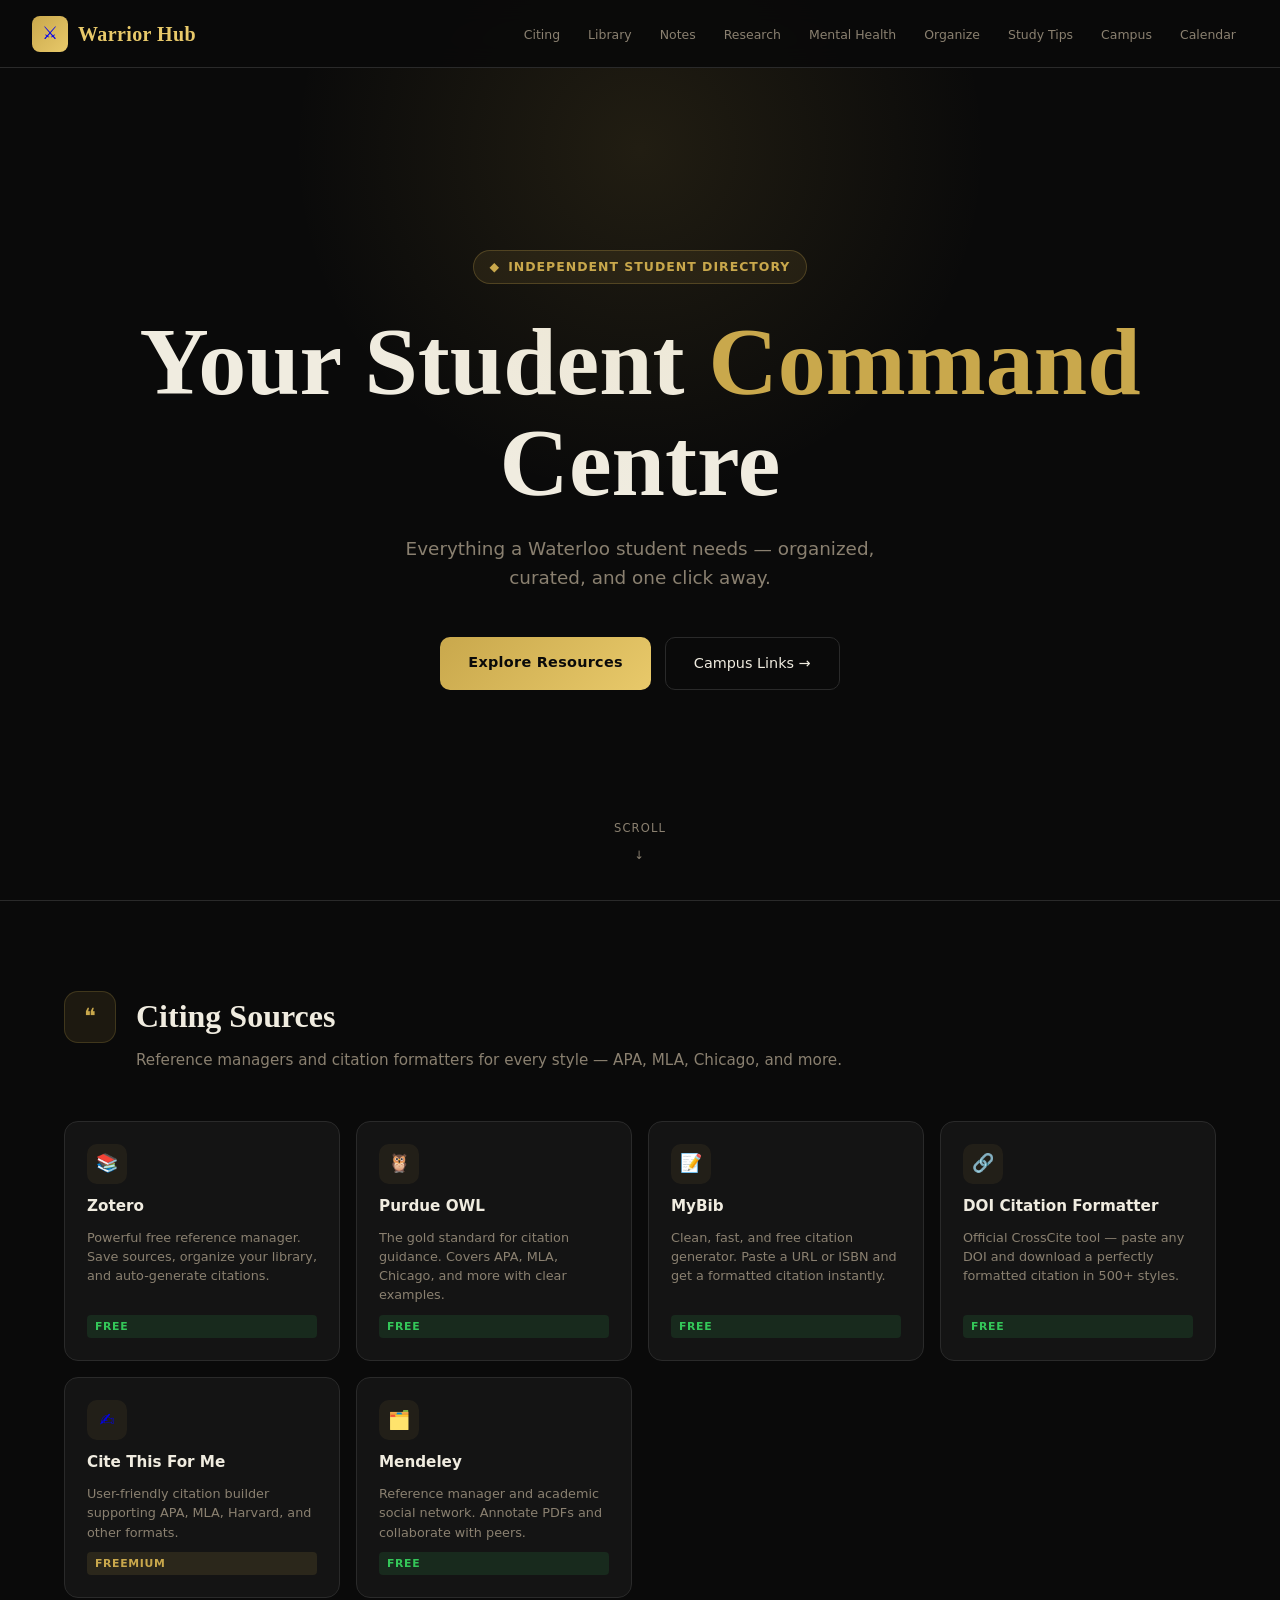
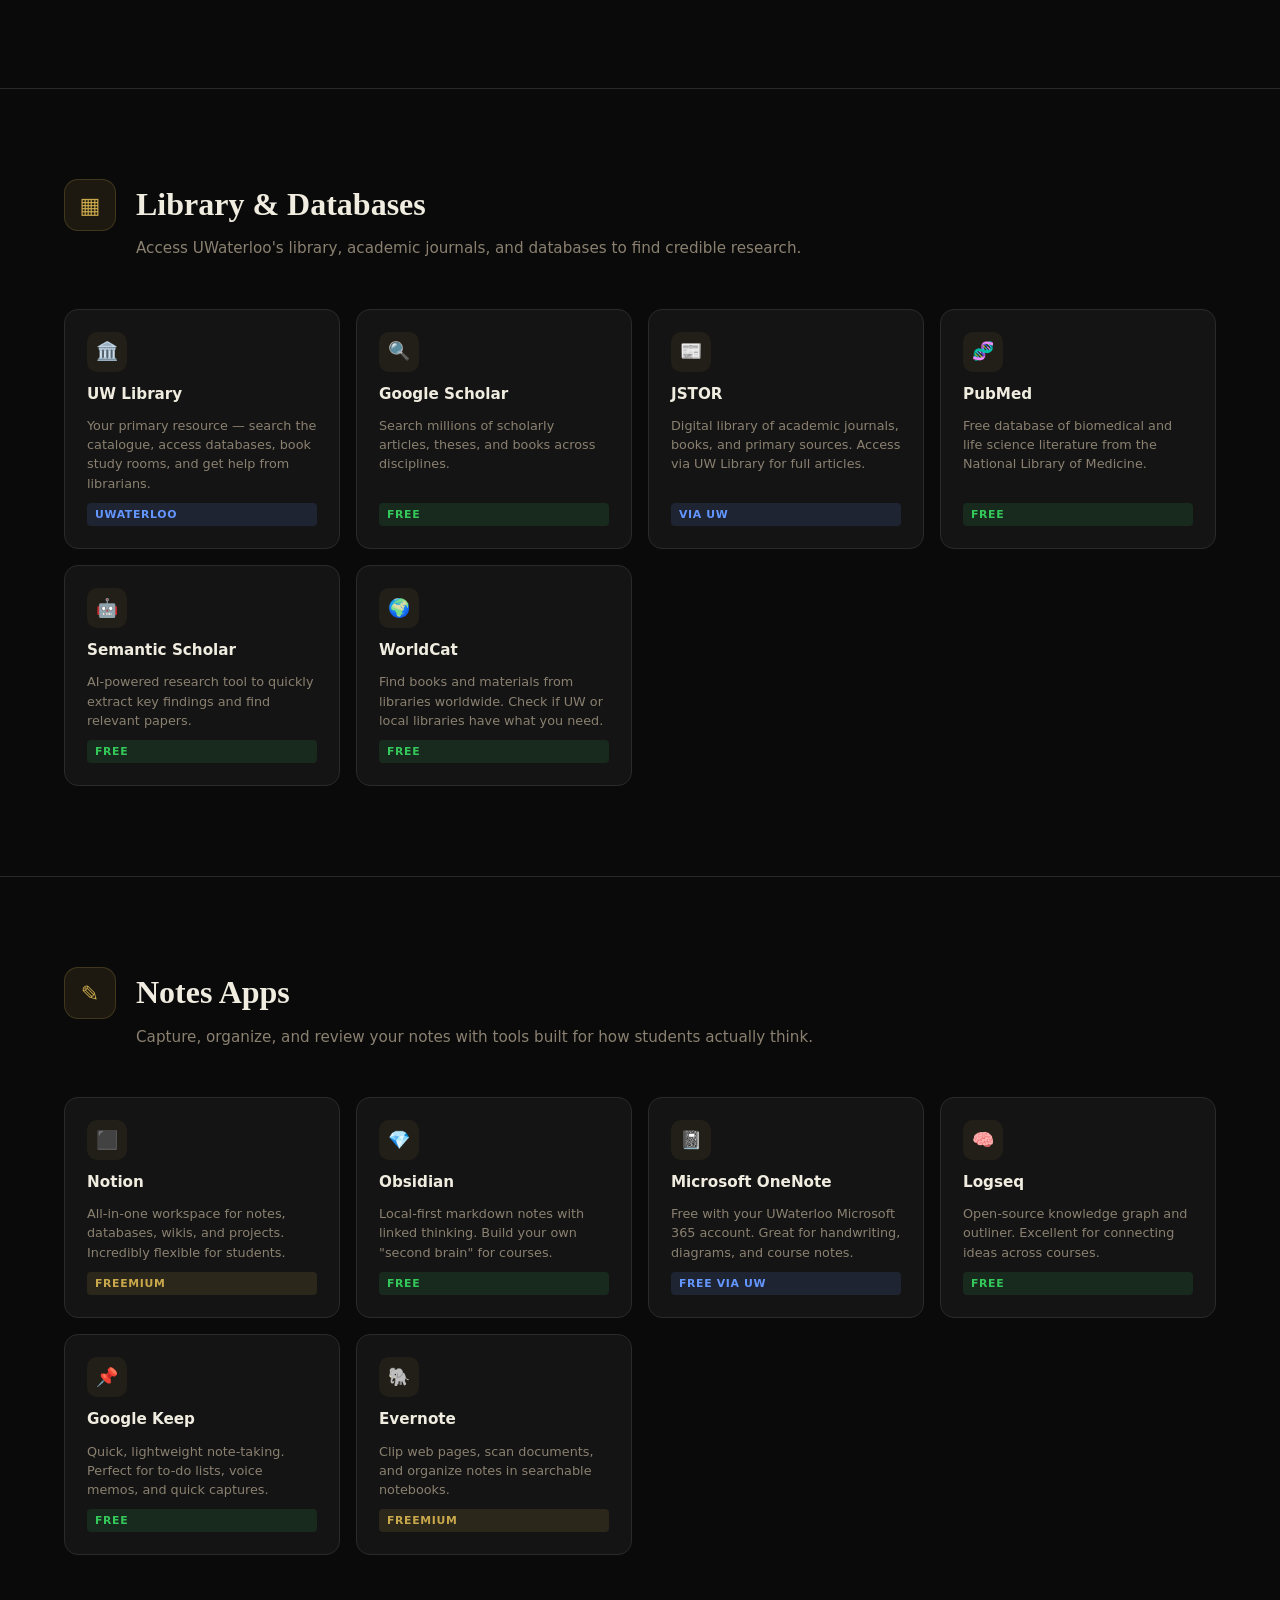
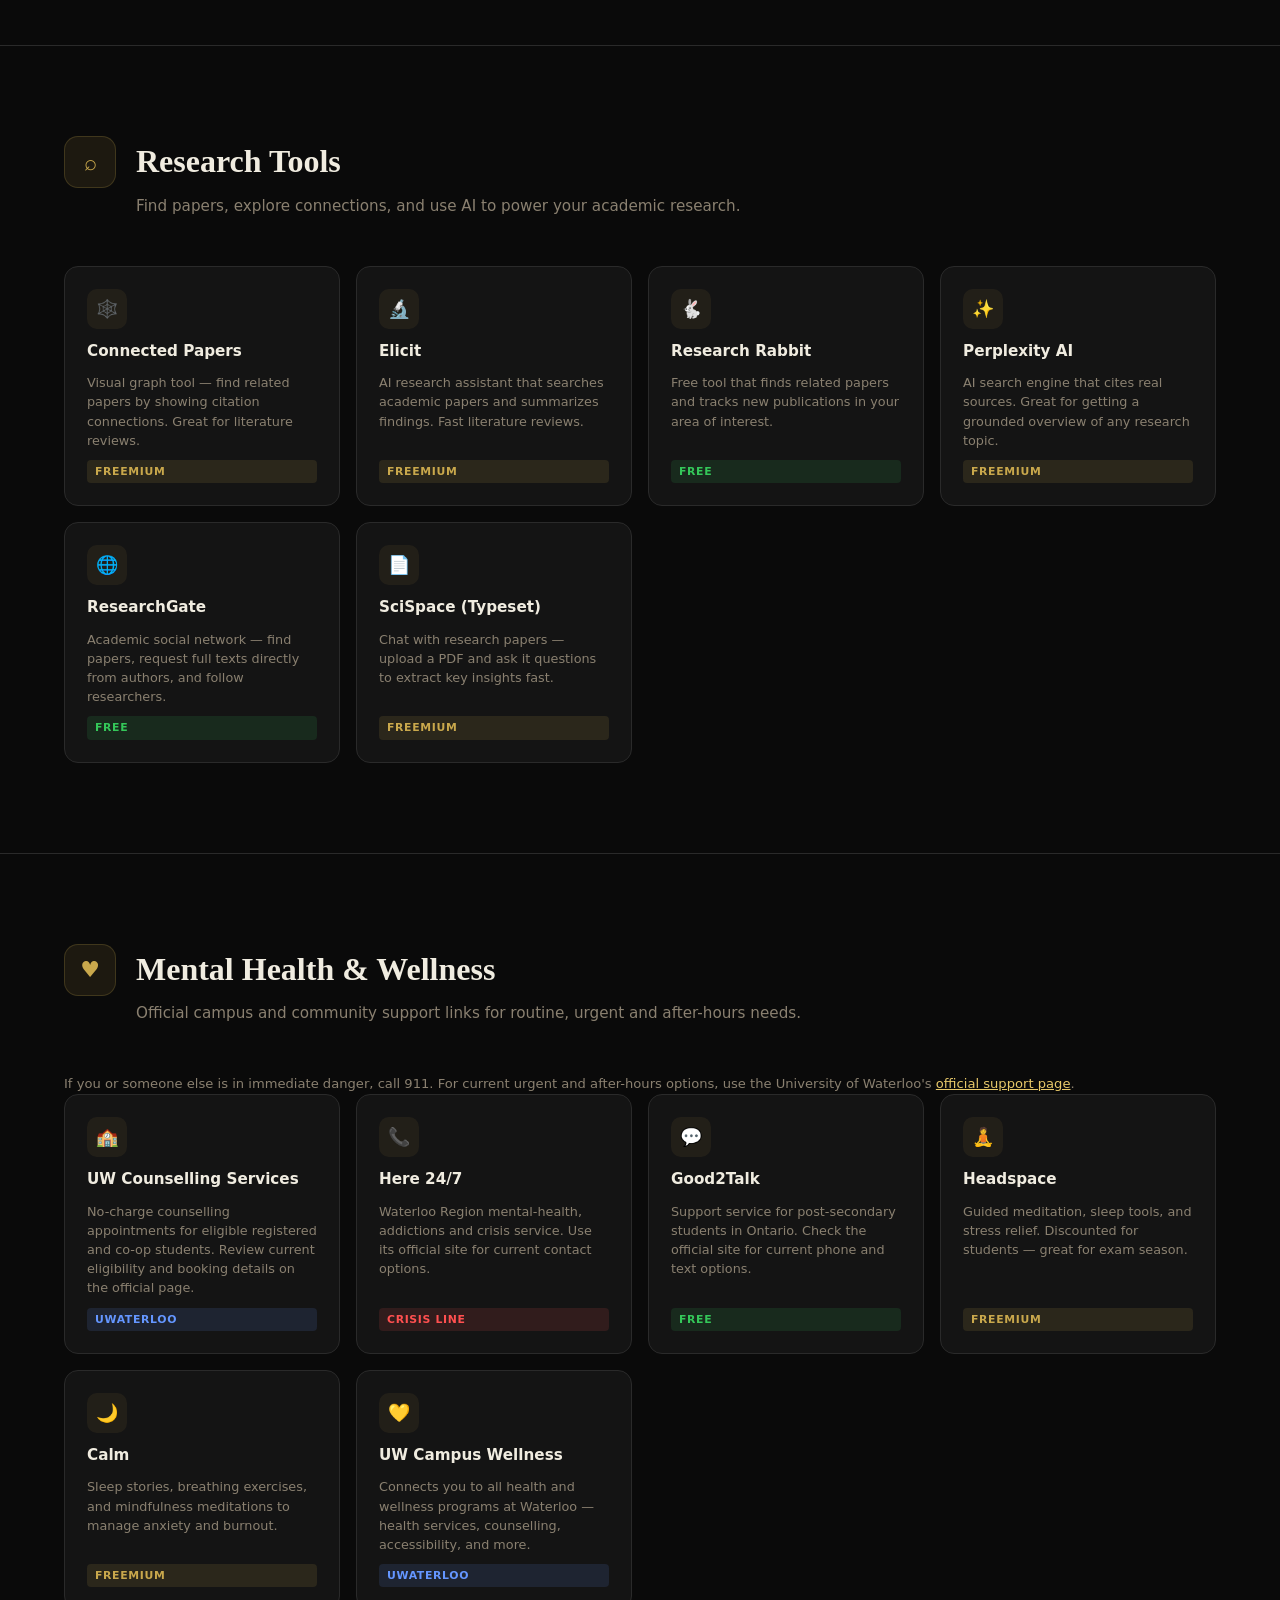
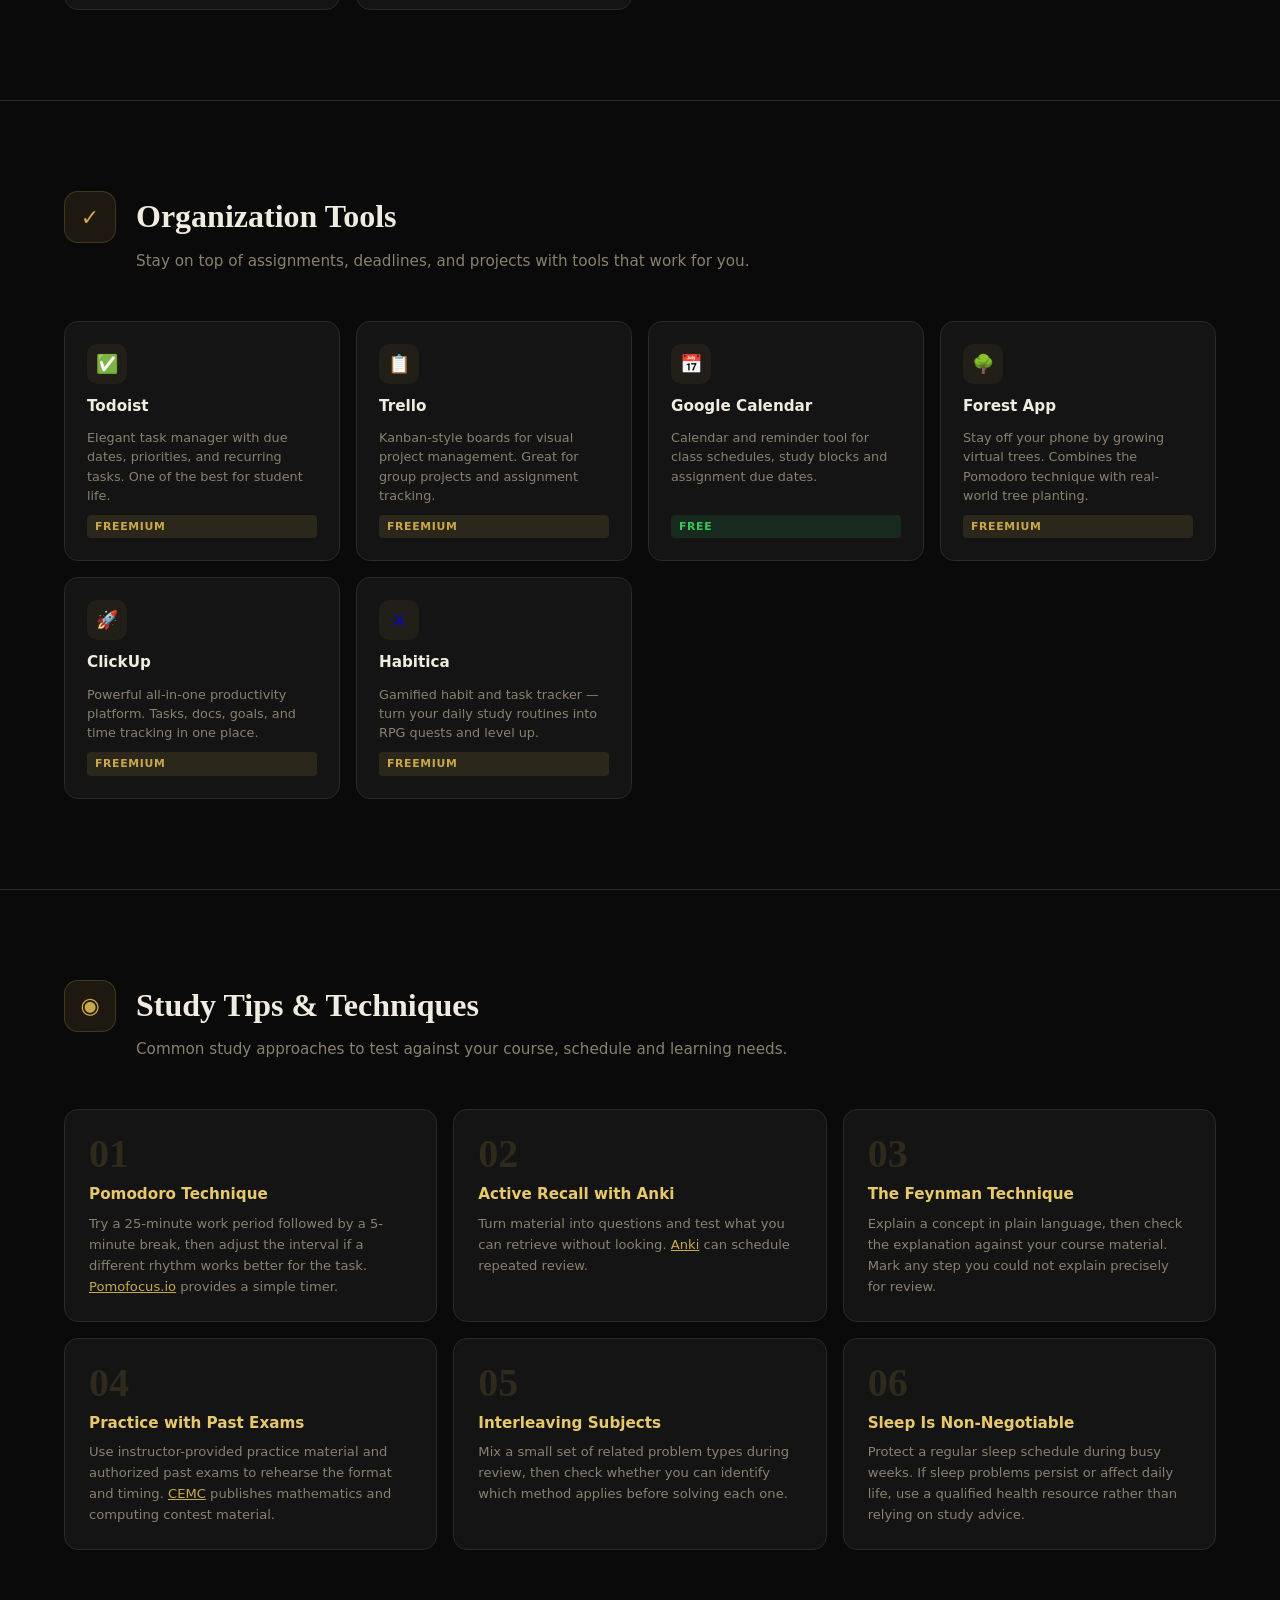
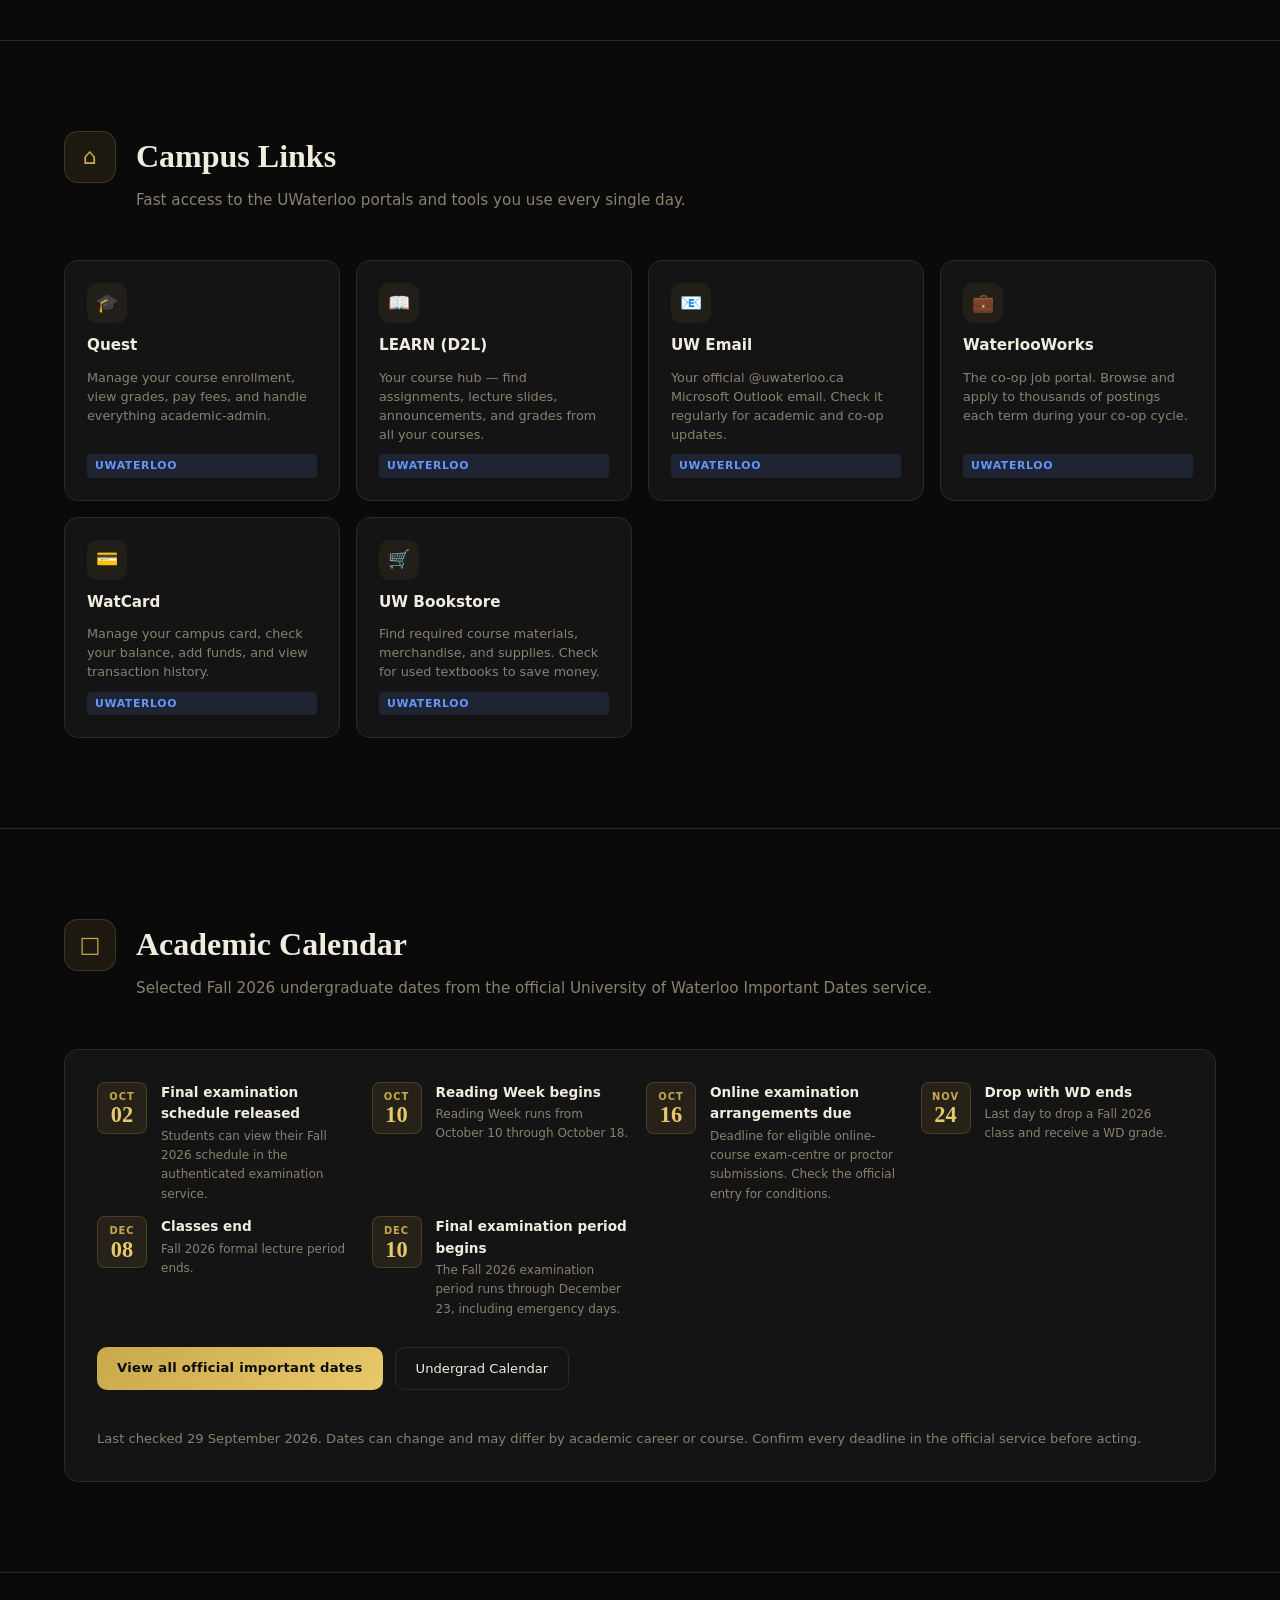
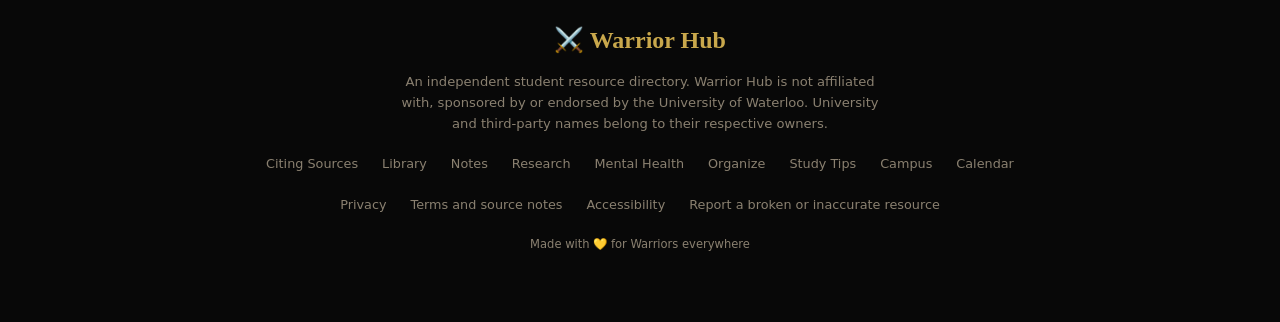
<file: index.html>
<!DOCTYPE html>
<html lang="en">
<head>
  <meta charset="UTF-8" />
  <meta name="viewport" content="width=device-width, initial-scale=1.0"/>
  <meta name="description" content="An independent directory of study, research, campus and wellbeing resources for University of Waterloo students." />
  <meta name="referrer" content="strict-origin-when-cross-origin" />
  <link rel="canonical" href="https://hassijatanisha-rgb.github.io/Warrior-hub/" />
  <title>Warrior Hub – UWaterloo Student Resources</title>
  <link rel="icon" href="favicon.svg" type="image/svg+xml" />
  <style>
    :root {
      --gold: #C9A84C;
      --gold-light: #E8C96A;
      --gold-dim: #7a6228;
      --black: #0a0a0a;
      --card-bg: #141414;
      --card-hover: #1e1e1e;
      --border: #2a2a2a;
      --text: #f0ece0;
      --text-muted: #8a8070;
      --nav-height: 68px;
    }

    * { margin: 0; padding: 0; box-sizing: border-box; }

    html { scroll-behavior: smooth; }

    body {
      background: var(--black);
      color: var(--text);
      font-family: Inter, ui-sans-serif, system-ui, -apple-system, BlinkMacSystemFont, "Segoe UI", sans-serif;
      line-height: 1.6;
    }

    /* ── NAVBAR ── */
    nav {
      position: fixed;
      top: 0; left: 0; right: 0;
      height: var(--nav-height);
      background: rgba(10,10,10,0.95);
      backdrop-filter: blur(12px);
      border-bottom: 1px solid var(--border);
      z-index: 1000;
      display: flex;
      align-items: center;
      padding: 0 32px;
      justify-content: space-between;
    }

    .nav-logo {
      display: flex;
      align-items: center;
      gap: 10px;
      text-decoration: none;
    }

    .nav-logo-icon {
      width: 36px; height: 36px;
      background: linear-gradient(135deg, var(--gold), var(--gold-light));
      border-radius: 8px;
      display: flex; align-items: center; justify-content: center;
      font-size: 18px;
    }

    .nav-logo span {
      font-family: Georgia, "Times New Roman", serif;
      font-size: 1.25rem;
      font-weight: 700;
      color: var(--gold-light);
      letter-spacing: 0.02em;
    }

    .nav-links {
      display: flex;
      gap: 4px;
      list-style: none;
      flex-wrap: wrap;
    }

    .nav-links a {
      color: var(--text-muted);
      text-decoration: none;
      font-size: 0.78rem;
      font-weight: 500;
      padding: 6px 12px;
      border-radius: 6px;
      transition: all 0.2s;
      white-space: nowrap;
    }

    .nav-links a:hover {
      color: var(--gold-light);
      background: rgba(201,168,76,0.1);
    }

    /* ── HERO ── */
    .hero {
      min-height: 100vh;
      display: flex;
      flex-direction: column;
      align-items: center;
      justify-content: center;
      text-align: center;
      padding: 120px 24px 80px;
      position: relative;
      overflow: hidden;
    }

    .hero::before {
      content: '';
      position: absolute;
      top: -200px; left: 50%;
      transform: translateX(-50%);
      width: 700px; height: 700px;
      background: radial-gradient(circle, rgba(201,168,76,0.12) 0%, transparent 70%);
      pointer-events: none;
    }

    .hero-badge {
      display: inline-flex;
      align-items: center;
      gap: 8px;
      background: rgba(201,168,76,0.1);
      border: 1px solid rgba(201,168,76,0.25);
      color: var(--gold);
      font-size: 0.78rem;
      font-weight: 600;
      letter-spacing: 0.08em;
      text-transform: uppercase;
      padding: 6px 16px;
      border-radius: 100px;
      margin-bottom: 28px;
    }

    .hero h1 {
      font-family: Georgia, "Times New Roman", serif;
      font-size: clamp(3rem, 8vw, 6rem);
      font-weight: 800;
      line-height: 1.05;
      margin-bottom: 20px;
    }

    .hero h1 .gold { color: var(--gold); }

    .hero p {
      font-size: 1.15rem;
      color: var(--text-muted);
      max-width: 520px;
      margin: 0 auto 44px;
      font-weight: 400;
    }

    .hero-cta {
      display: flex;
      gap: 14px;
      flex-wrap: wrap;
      justify-content: center;
    }

    .btn-primary {
      background: linear-gradient(135deg, var(--gold), var(--gold-light));
      color: #0a0a0a;
      font-weight: 700;
      font-size: 0.9rem;
      padding: 14px 28px;
      border-radius: 10px;
      text-decoration: none;
      transition: all 0.25s;
      letter-spacing: 0.02em;
    }

    .btn-primary:hover {
      transform: translateY(-2px);
      box-shadow: 0 8px 32px rgba(201,168,76,0.35);
    }

    .btn-secondary {
      background: transparent;
      color: var(--text);
      font-weight: 500;
      font-size: 0.9rem;
      padding: 14px 28px;
      border-radius: 10px;
      border: 1px solid var(--border);
      text-decoration: none;
      transition: all 0.25s;
    }

    .btn-secondary:hover {
      border-color: var(--gold-dim);
      color: var(--gold-light);
    }

    /* ── SCROLL INDICATOR ── */
    .scroll-indicator {
      position: absolute;
      bottom: 36px;
      left: 50%;
      transform: translateX(-50%);
      display: flex;
      flex-direction: column;
      align-items: center;
      gap: 8px;
      color: var(--text-muted);
      font-size: 0.72rem;
      letter-spacing: 0.1em;
      text-transform: uppercase;
      animation: bounce 2s infinite;
    }

    .scroll-indicator i { font-size: 1rem; color: var(--gold-dim); }

    @keyframes bounce {
      0%, 100% { transform: translateX(-50%) translateY(0); }
      50% { transform: translateX(-50%) translateY(6px); }
    }

    /* ── SECTION LAYOUT ── */
    section {
      padding: 90px 24px;
      max-width: 1200px;
      margin: 0 auto;
    }

    .section-header {
      display: flex;
      align-items: flex-start;
      gap: 20px;
      margin-bottom: 48px;
    }

    .section-icon {
      width: 52px; height: 52px;
      min-width: 52px;
      background: rgba(201,168,76,0.1);
      border: 1px solid rgba(201,168,76,0.2);
      border-radius: 14px;
      display: flex; align-items: center; justify-content: center;
      font-size: 22px;
      color: var(--gold);
    }

    .section-title-block h2 {
      font-family: Georgia, "Times New Roman", serif;
      font-size: 2rem;
      font-weight: 700;
      color: var(--text);
      margin-bottom: 6px;
    }

    .section-title-block p {
      color: var(--text-muted);
      font-size: 0.95rem;
    }

    .section-divider {
      height: 1px;
      background: linear-gradient(90deg, var(--gold-dim), transparent);
      margin: 0 24px 0;
    }

    /* ── CARDS GRID ── */
    .cards-grid {
      display: grid;
      grid-template-columns: repeat(auto-fill, minmax(240px, 1fr));
      gap: 16px;
    }

    .card {
      background: var(--card-bg);
      border: 1px solid var(--border);
      border-radius: 14px;
      padding: 22px;
      text-decoration: none;
      transition: all 0.25s;
      display: flex;
      flex-direction: column;
      gap: 10px;
      position: relative;
      overflow: hidden;
    }

    .card::before {
      content: '';
      position: absolute;
      top: 0; left: 0; right: 0;
      height: 2px;
      background: linear-gradient(90deg, var(--gold), var(--gold-light));
      opacity: 0;
      transition: opacity 0.25s;
    }

    .card:hover {
      background: var(--card-hover);
      border-color: var(--gold-dim);
      transform: translateY(-3px);
      box-shadow: 0 12px 40px rgba(0,0,0,0.4);
    }

    .card:hover::before { opacity: 1; }

    .card-icon {
      width: 40px; height: 40px;
      background: rgba(201,168,76,0.08);
      border-radius: 10px;
      display: flex; align-items: center; justify-content: center;
      font-size: 18px;
    }

    .card-title {
      font-weight: 600;
      font-size: 0.95rem;
      color: var(--text);
    }

    .card-desc {
      font-size: 0.8rem;
      color: var(--text-muted);
      line-height: 1.5;
    }

    .card-tag {
      display: inline-block;
      font-size: 0.68rem;
      font-weight: 600;
      letter-spacing: 0.06em;
      text-transform: uppercase;
      padding: 3px 8px;
      border-radius: 4px;
      margin-top: auto;
    }

    .tag-free { background: rgba(52,199,89,0.12); color: #34c759; }
    .tag-freemium { background: rgba(201,168,76,0.12); color: var(--gold); }
    .tag-uw { background: rgba(100,150,255,0.12); color: #6496ff; }
    .tag-crisis { background: rgba(255,80,80,0.12); color: #ff5050; }

    /* ── STUDY TIPS SPECIAL ── */
    .tips-grid {
      display: grid;
      grid-template-columns: repeat(auto-fill, minmax(280px, 1fr));
      gap: 16px;
    }

    .tip-card {
      background: var(--card-bg);
      border: 1px solid var(--border);
      border-radius: 14px;
      padding: 24px;
      transition: all 0.25s;
    }

    .tip-card:hover {
      border-color: var(--gold-dim);
      background: var(--card-hover);
    }

    .tip-number {
      font-family: 'Playfair Display', serif;
      font-size: 2.5rem;
      font-weight: 800;
      color: rgba(201,168,76,0.15);
      line-height: 1;
      margin-bottom: 8px;
    }

    .tip-title {
      font-weight: 600;
      font-size: 0.95rem;
      color: var(--gold-light);
      margin-bottom: 6px;
    }

    .tip-desc {
      font-size: 0.82rem;
      color: var(--text-muted);
      line-height: 1.6;
    }

    /* ── CALENDAR EMBED ── */
    .calendar-box {
      background: var(--card-bg);
      border: 1px solid var(--border);
      border-radius: 14px;
      padding: 32px;
      display: flex;
      flex-direction: column;
      gap: 20px;
    }

    .calendar-dates {
      display: grid;
      grid-template-columns: repeat(auto-fill, minmax(250px, 1fr));
      gap: 12px;
    }

    .cal-item {
      display: flex;
      gap: 14px;
      align-items: flex-start;
    }

    .cal-date-box {
      min-width: 50px;
      background: rgba(201,168,76,0.1);
      border: 1px solid rgba(201,168,76,0.2);
      border-radius: 8px;
      text-align: center;
      padding: 6px 4px;
    }

    .cal-month {
      font-size: 0.62rem;
      font-weight: 700;
      letter-spacing: 0.1em;
      text-transform: uppercase;
      color: var(--gold);
    }

    .cal-day {
      font-family: 'Playfair Display', serif;
      font-size: 1.4rem;
      font-weight: 800;
      color: var(--gold-light);
      line-height: 1;
    }

    .cal-info-title {
      font-weight: 600;
      font-size: 0.85rem;
      color: var(--text);
      margin-bottom: 2px;
    }

    .cal-info-desc {
      font-size: 0.75rem;
      color: var(--text-muted);
    }

    /* ── FOOTER ── */
    footer {
      background: #080808;
      border-top: 1px solid var(--border);
      text-align: center;
      padding: 48px 24px;
    }

    .footer-logo {
      font-family: 'Playfair Display', serif;
      font-size: 1.5rem;
      font-weight: 700;
      color: var(--gold);
      margin-bottom: 12px;
    }

    footer p {
      color: var(--text-muted);
      font-size: 0.82rem;
      max-width: 500px;
      margin: 0 auto 20px;
    }

    .footer-links {
      display: flex;
      justify-content: center;
      gap: 24px;
      flex-wrap: wrap;
    }

    .footer-links a {
      color: var(--text-muted);
      text-decoration: none;
      font-size: 0.8rem;
      transition: color 0.2s;
    }

    .footer-links a:hover { color: var(--gold); }

    /* ── MOBILE ── */
    @media (max-width: 768px) {
      nav { padding: 0 14px; gap: 10px; }
      .nav-logo span { display: none; }
      .nav-links {
        flex: 1;
        flex-wrap: nowrap;
        overflow-x: auto;
        scrollbar-width: thin;
        overscroll-behavior-inline: contain;
      }
      .nav-links a { display: block; padding: 10px 9px; }
      .hero h1 { font-size: 2.8rem; }
      section { padding: 60px 16px; }
    }

    /* ── SECTION WRAPPERS ── */
    .section-wrapper {
      border-top: 1px solid var(--border);
    }

    /* active nav highlight via scroll */
    .nav-links a.active {
      color: var(--gold);
      background: rgba(201,168,76,0.08);
    }

    .skip-link {
      position: fixed;
      left: 16px;
      top: -80px;
      z-index: 2000;
      background: var(--gold-light);
      color: #0a0a0a;
      padding: 10px 14px;
      border-radius: 6px;
      font-weight: 700;
    }

    .skip-link:focus { top: 12px; }
    :focus-visible { outline: 3px solid var(--gold-light); outline-offset: 3px; }
    section { scroll-margin-top: calc(var(--nav-height) + 12px); }

    .status-note {
      color: var(--text-muted);
      font-size: 0.82rem;
      margin-top: 18px;
    }

    .footer-utility { margin-top: 20px; }

    @media (prefers-reduced-motion: reduce) {
      html { scroll-behavior: auto; }
      *, *::before, *::after { animation: none !important; transition: none !important; }
    }
  </style>
</head>
<body>
<a class="skip-link" href="#main-content">Skip to resources</a>

<!-- ── NAVBAR ── -->
<nav aria-label="Resource categories">
  <a href="#home" class="nav-logo">
    <div class="nav-logo-icon">⚔️</div>
    <span>Warrior Hub</span>
  </a>
  <ul class="nav-links">
    <li><a href="#citing">Citing</a></li>
    <li><a href="#library">Library</a></li>
    <li><a href="#notes">Notes</a></li>
    <li><a href="#research">Research</a></li>
    <li><a href="#mental-health">Mental Health</a></li>
    <li><a href="#organization">Organize</a></li>
    <li><a href="#study-tips">Study Tips</a></li>
    <li><a href="#campus">Campus</a></li>
    <li><a href="#calendar">Calendar</a></li>
  </ul>
</nav>

<main id="main-content">

<!-- ── HERO ── -->
<div id="home" class="hero">
  <div class="hero-badge">
    <span aria-hidden="true">◆</span>
    Independent student directory
  </div>
  <h1>Your Student <span class="gold">Command</span><br>Centre</h1>
  <p>Everything a Waterloo student needs — organized, curated, and one click away.</p>
  <div class="hero-cta">
    <a href="#citing" class="btn-primary">Explore Resources</a>
    <a href="#campus" class="btn-secondary">Campus Links →</a>
  </div>
  <div class="scroll-indicator">
    <span>Scroll</span>
    <span aria-hidden="true">↓</span>
  </div>
</div>

<!-- ── 1. CITING SOURCES ── -->
<div class="section-wrapper">
<section id="citing">
  <div class="section-header">
    <div class="section-icon" aria-hidden="true">❝</div>
    <div class="section-title-block">
      <h2>Citing Sources</h2>
      <p>Reference managers and citation formatters for every style — APA, MLA, Chicago, and more.</p>
    </div>
  </div>
  <div class="cards-grid">
    <a href="https://www.zotero.org" target="_blank" rel="noopener noreferrer" class="card">
      <div class="card-icon">📚</div>
      <div class="card-title">Zotero</div>
      <div class="card-desc">Powerful free reference manager. Save sources, organize your library, and auto-generate citations.</div>
      <span class="card-tag tag-free">Free</span>
    </a>
    <a href="https://owl.purdue.edu/owl/research_and_citation/resources.html" target="_blank" rel="noopener noreferrer" class="card">
      <div class="card-icon">🦉</div>
      <div class="card-title">Purdue OWL</div>
      <div class="card-desc">The gold standard for citation guidance. Covers APA, MLA, Chicago, and more with clear examples.</div>
      <span class="card-tag tag-free">Free</span>
    </a>
    <a href="https://www.mybib.com" target="_blank" rel="noopener noreferrer" class="card">
      <div class="card-icon">📝</div>
      <div class="card-title">MyBib</div>
      <div class="card-desc">Clean, fast, and free citation generator. Paste a URL or ISBN and get a formatted citation instantly.</div>
      <span class="card-tag tag-free">Free</span>
    </a>
    <a href="https://citation.crosscite.org" target="_blank" rel="noopener noreferrer" class="card">
      <div class="card-icon">🔗</div>
      <div class="card-title">DOI Citation Formatter</div>
      <div class="card-desc">Official CrossCite tool — paste any DOI and download a perfectly formatted citation in 500+ styles.</div>
      <span class="card-tag tag-free">Free</span>
    </a>
    <a href="https://www.citethisforme.com" target="_blank" rel="noopener noreferrer" class="card">
      <div class="card-icon">✍️</div>
      <div class="card-title">Cite This For Me</div>
      <div class="card-desc">User-friendly citation builder supporting APA, MLA, Harvard, and other formats.</div>
      <span class="card-tag tag-freemium">Freemium</span>
    </a>
    <a href="https://www.mendeley.com" target="_blank" rel="noopener noreferrer" class="card">
      <div class="card-icon">🗂️</div>
      <div class="card-title">Mendeley</div>
      <div class="card-desc">Reference manager and academic social network. Annotate PDFs and collaborate with peers.</div>
      <span class="card-tag tag-free">Free</span>
    </a>
  </div>
</section>
</div>

<!-- ── 2. LIBRARY ── -->
<div class="section-wrapper">
<section id="library">
  <div class="section-header">
    <div class="section-icon" aria-hidden="true">▦</div>
    <div class="section-title-block">
      <h2>Library & Databases</h2>
      <p>Access UWaterloo's library, academic journals, and databases to find credible research.</p>
    </div>
  </div>
  <div class="cards-grid">
    <a href="https://lib.uwaterloo.ca/web/" target="_blank" rel="noopener noreferrer" class="card">
      <div class="card-icon">🏛️</div>
      <div class="card-title">UW Library</div>
      <div class="card-desc">Your primary resource — search the catalogue, access databases, book study rooms, and get help from librarians.</div>
      <span class="card-tag tag-uw">UWaterloo</span>
    </a>
    <a href="https://scholar.google.com" target="_blank" rel="noopener noreferrer" class="card">
      <div class="card-icon">🔍</div>
      <div class="card-title">Google Scholar</div>
      <div class="card-desc">Search millions of scholarly articles, theses, and books across disciplines.</div>
      <span class="card-tag tag-free">Free</span>
    </a>
    <a href="https://www.jstor.org" target="_blank" rel="noopener noreferrer" class="card">
      <div class="card-icon">📰</div>
      <div class="card-title">JSTOR</div>
      <div class="card-desc">Digital library of academic journals, books, and primary sources. Access via UW Library for full articles.</div>
      <span class="card-tag tag-uw">Via UW</span>
    </a>
    <a href="https://pubmed.ncbi.nlm.nih.gov" target="_blank" rel="noopener noreferrer" class="card">
      <div class="card-icon">🧬</div>
      <div class="card-title">PubMed</div>
      <div class="card-desc">Free database of biomedical and life science literature from the National Library of Medicine.</div>
      <span class="card-tag tag-free">Free</span>
    </a>
    <a href="https://www.semanticscholar.org" target="_blank" rel="noopener noreferrer" class="card">
      <div class="card-icon">🤖</div>
      <div class="card-title">Semantic Scholar</div>
      <div class="card-desc">AI-powered research tool to quickly extract key findings and find relevant papers.</div>
      <span class="card-tag tag-free">Free</span>
    </a>
    <a href="https://www.worldcat.org" target="_blank" rel="noopener noreferrer" class="card">
      <div class="card-icon">🌍</div>
      <div class="card-title">WorldCat</div>
      <div class="card-desc">Find books and materials from libraries worldwide. Check if UW or local libraries have what you need.</div>
      <span class="card-tag tag-free">Free</span>
    </a>
  </div>
</section>
</div>

<!-- ── 3. NOTES APPS ── -->
<div class="section-wrapper">
<section id="notes">
  <div class="section-header">
    <div class="section-icon" aria-hidden="true">✎</div>
    <div class="section-title-block">
      <h2>Notes Apps</h2>
      <p>Capture, organize, and review your notes with tools built for how students actually think.</p>
    </div>
  </div>
  <div class="cards-grid">
    <a href="https://www.notion.so" target="_blank" rel="noopener noreferrer" class="card">
      <div class="card-icon">⬛</div>
      <div class="card-title">Notion</div>
      <div class="card-desc">All-in-one workspace for notes, databases, wikis, and projects. Incredibly flexible for students.</div>
      <span class="card-tag tag-freemium">Freemium</span>
    </a>
    <a href="https://obsidian.md" target="_blank" rel="noopener noreferrer" class="card">
      <div class="card-icon">💎</div>
      <div class="card-title">Obsidian</div>
      <div class="card-desc">Local-first markdown notes with linked thinking. Build your own "second brain" for courses.</div>
      <span class="card-tag tag-free">Free</span>
    </a>
    <a href="https://www.onenote.com" target="_blank" rel="noopener noreferrer" class="card">
      <div class="card-icon">📓</div>
      <div class="card-title">Microsoft OneNote</div>
      <div class="card-desc">Free with your UWaterloo Microsoft 365 account. Great for handwriting, diagrams, and course notes.</div>
      <span class="card-tag tag-uw">Free via UW</span>
    </a>
    <a href="https://logseq.com" target="_blank" rel="noopener noreferrer" class="card">
      <div class="card-icon">🧠</div>
      <div class="card-title">Logseq</div>
      <div class="card-desc">Open-source knowledge graph and outliner. Excellent for connecting ideas across courses.</div>
      <span class="card-tag tag-free">Free</span>
    </a>
    <a href="https://keep.google.com" target="_blank" rel="noopener noreferrer" class="card">
      <div class="card-icon">📌</div>
      <div class="card-title">Google Keep</div>
      <div class="card-desc">Quick, lightweight note-taking. Perfect for to-do lists, voice memos, and quick captures.</div>
      <span class="card-tag tag-free">Free</span>
    </a>
    <a href="https://evernote.com" target="_blank" rel="noopener noreferrer" class="card">
      <div class="card-icon">🐘</div>
      <div class="card-title">Evernote</div>
      <div class="card-desc">Clip web pages, scan documents, and organize notes in searchable notebooks.</div>
      <span class="card-tag tag-freemium">Freemium</span>
    </a>
  </div>
</section>
</div>

<!-- ── 4. RESEARCH TOOLS ── -->
<div class="section-wrapper">
<section id="research">
  <div class="section-header">
    <div class="section-icon" aria-hidden="true">⌕</div>
    <div class="section-title-block">
      <h2>Research Tools</h2>
      <p>Find papers, explore connections, and use AI to power your academic research.</p>
    </div>
  </div>
  <div class="cards-grid">
    <a href="https://www.connectedpapers.com" target="_blank" rel="noopener noreferrer" class="card">
      <div class="card-icon">🕸️</div>
      <div class="card-title">Connected Papers</div>
      <div class="card-desc">Visual graph tool — find related papers by showing citation connections. Great for literature reviews.</div>
      <span class="card-tag tag-freemium">Freemium</span>
    </a>
    <a href="https://elicit.com" target="_blank" rel="noopener noreferrer" class="card">
      <div class="card-icon">🔬</div>
      <div class="card-title">Elicit</div>
      <div class="card-desc">AI research assistant that searches academic papers and summarizes findings. Fast literature reviews.</div>
      <span class="card-tag tag-freemium">Freemium</span>
    </a>
    <a href="https://www.researchrabbit.ai" target="_blank" rel="noopener noreferrer" class="card">
      <div class="card-icon">🐇</div>
      <div class="card-title">Research Rabbit</div>
      <div class="card-desc">Free tool that finds related papers and tracks new publications in your area of interest.</div>
      <span class="card-tag tag-free">Free</span>
    </a>
    <a href="https://www.perplexity.ai" target="_blank" rel="noopener noreferrer" class="card">
      <div class="card-icon">✨</div>
      <div class="card-title">Perplexity AI</div>
      <div class="card-desc">AI search engine that cites real sources. Great for getting a grounded overview of any research topic.</div>
      <span class="card-tag tag-freemium">Freemium</span>
    </a>
    <a href="https://www.researchgate.net" target="_blank" rel="noopener noreferrer" class="card">
      <div class="card-icon">🌐</div>
      <div class="card-title">ResearchGate</div>
      <div class="card-desc">Academic social network — find papers, request full texts directly from authors, and follow researchers.</div>
      <span class="card-tag tag-free">Free</span>
    </a>
    <a href="https://scispace.com" target="_blank" rel="noopener noreferrer" class="card">
      <div class="card-icon">📄</div>
      <div class="card-title">SciSpace (Typeset)</div>
      <div class="card-desc">Chat with research papers — upload a PDF and ask it questions to extract key insights fast.</div>
      <span class="card-tag tag-freemium">Freemium</span>
    </a>
  </div>
</section>
</div>

<!-- ── 5. MENTAL HEALTH ── -->
<div class="section-wrapper">
<section id="mental-health">
  <div class="section-header">
    <div class="section-icon" aria-hidden="true">♥</div>
    <div class="section-title-block">
      <h2>Mental Health & Wellness</h2>
      <p>Official campus and community support links for routine, urgent and after-hours needs.</p>
    </div>
  </div>
  <p class="status-note">If you or someone else is in immediate danger, call 911. For current urgent and after-hours options, use the University of Waterloo's <a href="https://uwaterloo.ca/health/resources-services/get-mental-health-support-when-you-need-it" target="_blank" rel="noopener noreferrer" style="color:var(--gold-light);">official support page</a>.</p>
  <div class="cards-grid">
    <a href="https://uwaterloo.ca/campus-wellness/counselling-services" target="_blank" rel="noopener noreferrer" class="card">
      <div class="card-icon">🏫</div>
      <div class="card-title">UW Counselling Services</div>
      <div class="card-desc">No-charge counselling appointments for eligible registered and co-op students. Review current eligibility and booking details on the official page.</div>
      <span class="card-tag tag-uw">UWaterloo</span>
    </a>
    <a href="https://here247.ca" target="_blank" rel="noopener noreferrer" class="card">
      <div class="card-icon">📞</div>
      <div class="card-title">Here 24/7</div>
      <div class="card-desc">Waterloo Region mental-health, addictions and crisis service. Use its official site for current contact options.</div>
      <span class="card-tag tag-crisis">Crisis Line</span>
    </a>
    <a href="https://good2talk.ca" target="_blank" rel="noopener noreferrer" class="card">
      <div class="card-icon">💬</div>
      <div class="card-title">Good2Talk</div>
      <div class="card-desc">Support service for post-secondary students in Ontario. Check the official site for current phone and text options.</div>
      <span class="card-tag tag-free">Free</span>
    </a>
    <a href="https://www.headspace.com" target="_blank" rel="noopener noreferrer" class="card">
      <div class="card-icon">🧘</div>
      <div class="card-title">Headspace</div>
      <div class="card-desc">Guided meditation, sleep tools, and stress relief. Discounted for students — great for exam season.</div>
      <span class="card-tag tag-freemium">Freemium</span>
    </a>
    <a href="https://www.calm.com" target="_blank" rel="noopener noreferrer" class="card">
      <div class="card-icon">🌙</div>
      <div class="card-title">Calm</div>
      <div class="card-desc">Sleep stories, breathing exercises, and mindfulness meditations to manage anxiety and burnout.</div>
      <span class="card-tag tag-freemium">Freemium</span>
    </a>
    <a href="https://uwaterloo.ca/campus-wellness/" target="_blank" rel="noopener noreferrer" class="card">
      <div class="card-icon">💛</div>
      <div class="card-title">UW Campus Wellness</div>
      <div class="card-desc">Connects you to all health and wellness programs at Waterloo — health services, counselling, accessibility, and more.</div>
      <span class="card-tag tag-uw">UWaterloo</span>
    </a>
  </div>
</section>
</div>

<!-- ── 6. ORGANIZATION TOOLS ── -->
<div class="section-wrapper">
<section id="organization">
  <div class="section-header">
    <div class="section-icon" aria-hidden="true">✓</div>
    <div class="section-title-block">
      <h2>Organization Tools</h2>
      <p>Stay on top of assignments, deadlines, and projects with tools that work for you.</p>
    </div>
  </div>
  <div class="cards-grid">
    <a href="https://todoist.com" target="_blank" rel="noopener noreferrer" class="card">
      <div class="card-icon">✅</div>
      <div class="card-title">Todoist</div>
      <div class="card-desc">Elegant task manager with due dates, priorities, and recurring tasks. One of the best for student life.</div>
      <span class="card-tag tag-freemium">Freemium</span>
    </a>
    <a href="https://trello.com" target="_blank" rel="noopener noreferrer" class="card">
      <div class="card-icon">📋</div>
      <div class="card-title">Trello</div>
      <div class="card-desc">Kanban-style boards for visual project management. Great for group projects and assignment tracking.</div>
      <span class="card-tag tag-freemium">Freemium</span>
    </a>
    <a href="https://calendar.google.com" target="_blank" rel="noopener noreferrer" class="card">
      <div class="card-icon">📅</div>
      <div class="card-title">Google Calendar</div>
      <div class="card-desc">Calendar and reminder tool for class schedules, study blocks and assignment due dates.</div>
      <span class="card-tag tag-free">Free</span>
    </a>
    <a href="https://www.forestapp.cc" target="_blank" rel="noopener noreferrer" class="card">
      <div class="card-icon">🌳</div>
      <div class="card-title">Forest App</div>
      <div class="card-desc">Stay off your phone by growing virtual trees. Combines the Pomodoro technique with real-world tree planting.</div>
      <span class="card-tag tag-freemium">Freemium</span>
    </a>
    <a href="https://clickup.com" target="_blank" rel="noopener noreferrer" class="card">
      <div class="card-icon">🚀</div>
      <div class="card-title">ClickUp</div>
      <div class="card-desc">Powerful all-in-one productivity platform. Tasks, docs, goals, and time tracking in one place.</div>
      <span class="card-tag tag-freemium">Freemium</span>
    </a>
    <a href="https://habitica.com" target="_blank" rel="noopener noreferrer" class="card">
      <div class="card-icon">⚔️</div>
      <div class="card-title">Habitica</div>
      <div class="card-desc">Gamified habit and task tracker — turn your daily study routines into RPG quests and level up.</div>
      <span class="card-tag tag-freemium">Freemium</span>
    </a>
  </div>
</section>
</div>

<!-- ── 7. STUDY TIPS ── -->
<div class="section-wrapper">
<section id="study-tips">
  <div class="section-header">
    <div class="section-icon" aria-hidden="true">◉</div>
    <div class="section-title-block">
      <h2>Study Tips & Techniques</h2>
      <p>Common study approaches to test against your course, schedule and learning needs.</p>
    </div>
  </div>
  <div class="tips-grid">
    <div class="tip-card">
      <div class="tip-number">01</div>
      <div class="tip-title">Pomodoro Technique</div>
      <div class="tip-desc">Try a 25-minute work period followed by a 5-minute break, then adjust the interval if a different rhythm works better for the task. <a href="https://pomofocus.io" target="_blank" rel="noopener noreferrer" style="color:var(--gold);">Pomofocus.io</a> provides a simple timer.</div>
    </div>
    <div class="tip-card">
      <div class="tip-number">02</div>
      <div class="tip-title">Active Recall with Anki</div>
      <div class="tip-desc">Turn material into questions and test what you can retrieve without looking. <a href="https://apps.ankiweb.net" target="_blank" rel="noopener noreferrer" style="color:var(--gold);">Anki</a> can schedule repeated review.</div>
    </div>
    <div class="tip-card">
      <div class="tip-number">03</div>
      <div class="tip-title">The Feynman Technique</div>
      <div class="tip-desc">Explain a concept in plain language, then check the explanation against your course material. Mark any step you could not explain precisely for review.</div>
    </div>
    <div class="tip-card">
      <div class="tip-number">04</div>
      <div class="tip-title">Practice with Past Exams</div>
      <div class="tip-desc">Use instructor-provided practice material and authorized past exams to rehearse the format and timing. <a href="https://cemc.uwaterloo.ca" target="_blank" rel="noopener noreferrer" style="color:var(--gold);">CEMC</a> publishes mathematics and computing contest material.</div>
    </div>
    <div class="tip-card">
      <div class="tip-number">05</div>
      <div class="tip-title">Interleaving Subjects</div>
      <div class="tip-desc">Mix a small set of related problem types during review, then check whether you can identify which method applies before solving each one.</div>
    </div>
    <div class="tip-card">
      <div class="tip-number">06</div>
      <div class="tip-title">Sleep Is Non-Negotiable</div>
      <div class="tip-desc">Protect a regular sleep schedule during busy weeks. If sleep problems persist or affect daily life, use a qualified health resource rather than relying on study advice.</div>
    </div>
  </div>
</section>
</div>

<!-- ── 8. CAMPUS LINKS ── -->
<div class="section-wrapper">
<section id="campus">
  <div class="section-header">
    <div class="section-icon" aria-hidden="true">⌂</div>
    <div class="section-title-block">
      <h2>Campus Links</h2>
      <p>Fast access to the UWaterloo portals and tools you use every single day.</p>
    </div>
  </div>
  <div class="cards-grid">
    <a href="https://uwaterloo.ca/quest" target="_blank" rel="noopener noreferrer" class="card">
      <div class="card-icon">🎓</div>
      <div class="card-title">Quest</div>
      <div class="card-desc">Manage your course enrollment, view grades, pay fees, and handle everything academic-admin.</div>
      <span class="card-tag tag-uw">UWaterloo</span>
    </a>
    <a href="https://learn.uwaterloo.ca" target="_blank" rel="noopener noreferrer" class="card">
      <div class="card-icon">📖</div>
      <div class="card-title">LEARN (D2L)</div>
      <div class="card-desc">Your course hub — find assignments, lecture slides, announcements, and grades from all your courses.</div>
      <span class="card-tag tag-uw">UWaterloo</span>
    </a>
    <a href="https://mail.uwaterloo.ca" target="_blank" rel="noopener noreferrer" class="card">
      <div class="card-icon">📧</div>
      <div class="card-title">UW Email</div>
      <div class="card-desc">Your official @uwaterloo.ca Microsoft Outlook email. Check it regularly for academic and co-op updates.</div>
      <span class="card-tag tag-uw">UWaterloo</span>
    </a>
    <a href="https://waterlooworks.uwaterloo.ca" target="_blank" rel="noopener noreferrer" class="card">
      <div class="card-icon">💼</div>
      <div class="card-title">WaterlooWorks</div>
      <div class="card-desc">The co-op job portal. Browse and apply to thousands of postings each term during your co-op cycle.</div>
      <span class="card-tag tag-uw">UWaterloo</span>
    </a>
    <a href="https://watcard.uwaterloo.ca" target="_blank" rel="noopener noreferrer" class="card">
      <div class="card-icon">💳</div>
      <div class="card-title">WatCard</div>
      <div class="card-desc">Manage your campus card, check your balance, add funds, and view transaction history.</div>
      <span class="card-tag tag-uw">UWaterloo</span>
    </a>
    <a href="https://bookstore.uwaterloo.ca" target="_blank" rel="noopener noreferrer" class="card">
      <div class="card-icon">🛒</div>
      <div class="card-title">UW Bookstore</div>
      <div class="card-desc">Find required course materials, merchandise, and supplies. Check for used textbooks to save money.</div>
      <span class="card-tag tag-uw">UWaterloo</span>
    </a>
  </div>
</section>
</div>

<!-- ── 9. ACADEMIC CALENDAR ── -->
<div class="section-wrapper">
<section id="calendar">
  <div class="section-header">
    <div class="section-icon" aria-hidden="true">□</div>
    <div class="section-title-block">
      <h2>Academic Calendar</h2>
      <p>Selected Fall 2026 undergraduate dates from the official University of Waterloo Important Dates service.</p>
    </div>
  </div>
  <div class="calendar-box">
    <div class="calendar-dates">
      <div class="cal-item">
        <div class="cal-date-box"><div class="cal-month">Oct</div><div class="cal-day">02</div></div>
        <div><div class="cal-info-title">Final examination schedule released</div><div class="cal-info-desc">Students can view their Fall 2026 schedule in the authenticated examination service.</div></div>
      </div>
      <div class="cal-item">
        <div class="cal-date-box"><div class="cal-month">Oct</div><div class="cal-day">10</div></div>
        <div><div class="cal-info-title">Reading Week begins</div><div class="cal-info-desc">Reading Week runs from October 10 through October 18.</div></div>
      </div>
      <div class="cal-item">
        <div class="cal-date-box"><div class="cal-month">Oct</div><div class="cal-day">16</div></div>
        <div><div class="cal-info-title">Online examination arrangements due</div><div class="cal-info-desc">Deadline for eligible online-course exam-centre or proctor submissions. Check the official entry for conditions.</div></div>
      </div>
      <div class="cal-item">
        <div class="cal-date-box"><div class="cal-month">Nov</div><div class="cal-day">24</div></div>
        <div><div class="cal-info-title">Drop with WD ends</div><div class="cal-info-desc">Last day to drop a Fall 2026 class and receive a WD grade.</div></div>
      </div>
      <div class="cal-item">
        <div class="cal-date-box"><div class="cal-month">Dec</div><div class="cal-day">08</div></div>
        <div><div class="cal-info-title">Classes end</div><div class="cal-info-desc">Fall 2026 formal lecture period ends.</div></div>
      </div>
      <div class="cal-item">
        <div class="cal-date-box"><div class="cal-month">Dec</div><div class="cal-day">10</div></div>
        <div><div class="cal-info-title">Final examination period begins</div><div class="cal-info-desc">The Fall 2026 examination period runs through December 23, including emergency days.</div></div>
      </div>
    </div>
    <div style="margin-top: 8px; display: flex; gap: 12px; flex-wrap: wrap;">
      <a href="https://uwaterloo.ca/important-dates/undergraduate" target="_blank" rel="noopener noreferrer" class="btn-primary" style="font-size:0.82rem; padding:10px 20px;">
        View all official important dates
      </a>
      <a href="https://ugradcalendar.uwaterloo.ca" target="_blank" rel="noopener noreferrer" class="btn-secondary" style="font-size:0.82rem; padding:10px 20px;">
        Undergrad Calendar
      </a>
    </div>
    <p class="status-note">Last checked 29 September 2026. Dates can change and may differ by academic career or course. Confirm every deadline in the official service before acting.</p>
  </div>
</section>
</div>

</main>

<!-- ── FOOTER ── -->
<footer>
  <div class="footer-logo">⚔️ Warrior Hub</div>
  <p>An independent student resource directory. Warrior Hub is not affiliated with, sponsored by or endorsed by the University of Waterloo. University and third-party names belong to their respective owners.</p>
  <div class="footer-links">
    <a href="#citing">Citing Sources</a>
    <a href="#library">Library</a>
    <a href="#notes">Notes</a>
    <a href="#research">Research</a>
    <a href="#mental-health">Mental Health</a>
    <a href="#organization">Organize</a>
    <a href="#study-tips">Study Tips</a>
    <a href="#campus">Campus</a>
    <a href="#calendar">Calendar</a>
  </div>
  <div class="footer-links footer-utility">
    <a href="privacy.html">Privacy</a>
    <a href="terms.html">Terms and source notes</a>
    <a href="accessibility.html">Accessibility</a>
    <a href="https://github.com/hassijatanisha-rgb/Warrior-hub/issues/new?title=Warrior%20Hub%20resource%20correction">Report a broken or inaccurate resource</a>
  </div>
  <p style="margin-top:20px; font-size:0.72rem;">Made with 💛 for Warriors everywhere</p>
</footer>

<!-- ── SMOOTH NAV HIGHLIGHT ── -->
<script>
  const sections = document.querySelectorAll('section[id]');
  const navLinks = document.querySelectorAll('.nav-links a');

  window.addEventListener('scroll', () => {
    let current = '';
    sections.forEach(sec => {
      const top = sec.offsetTop - 100;
      if (window.scrollY >= top) current = sec.id;
    });
    navLinks.forEach(link => {
      link.classList.remove('active');
      if (link.getAttribute('href') === '#' + current) link.classList.add('active');
    });
  });
</script>

</body>
</html>
</file>
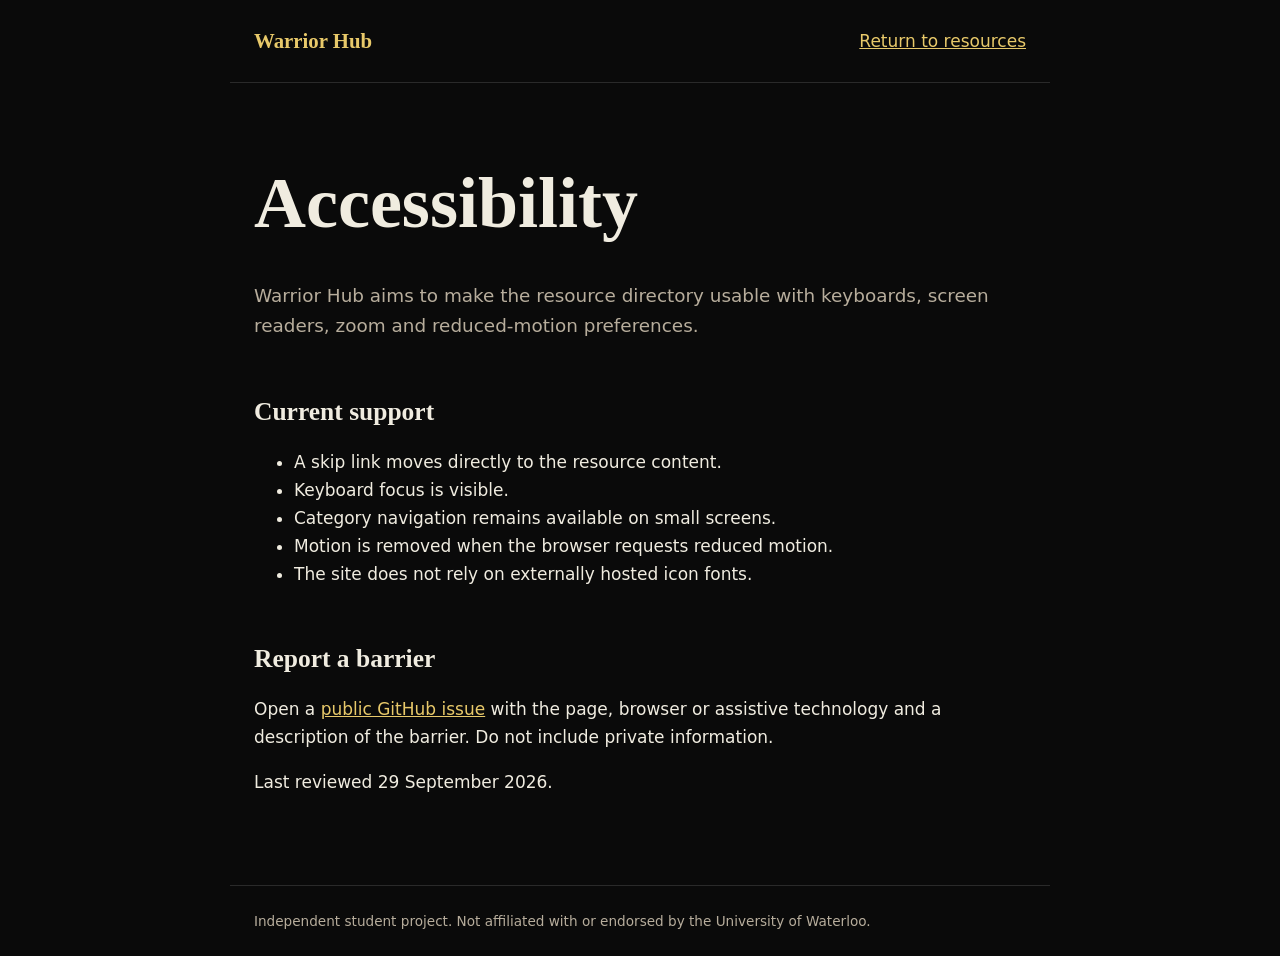
<file: accessibility.html>
<!doctype html>
<html lang="en">
<head>
  <meta charset="utf-8">
  <meta name="viewport" content="width=device-width, initial-scale=1">
  <meta name="description" content="Warrior Hub accessibility statement">
  <meta name="referrer" content="strict-origin-when-cross-origin">
  <title>Accessibility | Warrior Hub</title>
  <link rel="icon" href="favicon.svg" type="image/svg+xml">
  <link rel="stylesheet" href="legal.css">
</head>
<body>
  <header><a class="brand" href="index.html">Warrior Hub</a><a href="index.html">Return to resources</a></header>
  <main>
    <h1>Accessibility</h1>
    <p class="lede">Warrior Hub aims to make the resource directory usable with keyboards, screen readers, zoom and reduced-motion preferences.</p>
    <h2>Current support</h2>
    <ul>
      <li>A skip link moves directly to the resource content.</li>
      <li>Keyboard focus is visible.</li>
      <li>Category navigation remains available on small screens.</li>
      <li>Motion is removed when the browser requests reduced motion.</li>
      <li>The site does not rely on externally hosted icon fonts.</li>
    </ul>
    <h2>Report a barrier</h2>
    <p>Open a <a href="https://github.com/hassijatanisha-rgb/Warrior-hub/issues/new?title=Warrior%20Hub%20accessibility%20barrier">public GitHub issue</a> with the page, browser or assistive technology and a description of the barrier. Do not include private information.</p>
    <p>Last reviewed 29 September 2026.</p>
  </main>
  <footer>Independent student project. Not affiliated with or endorsed by the University of Waterloo.</footer>
</body>
</html>
</file>
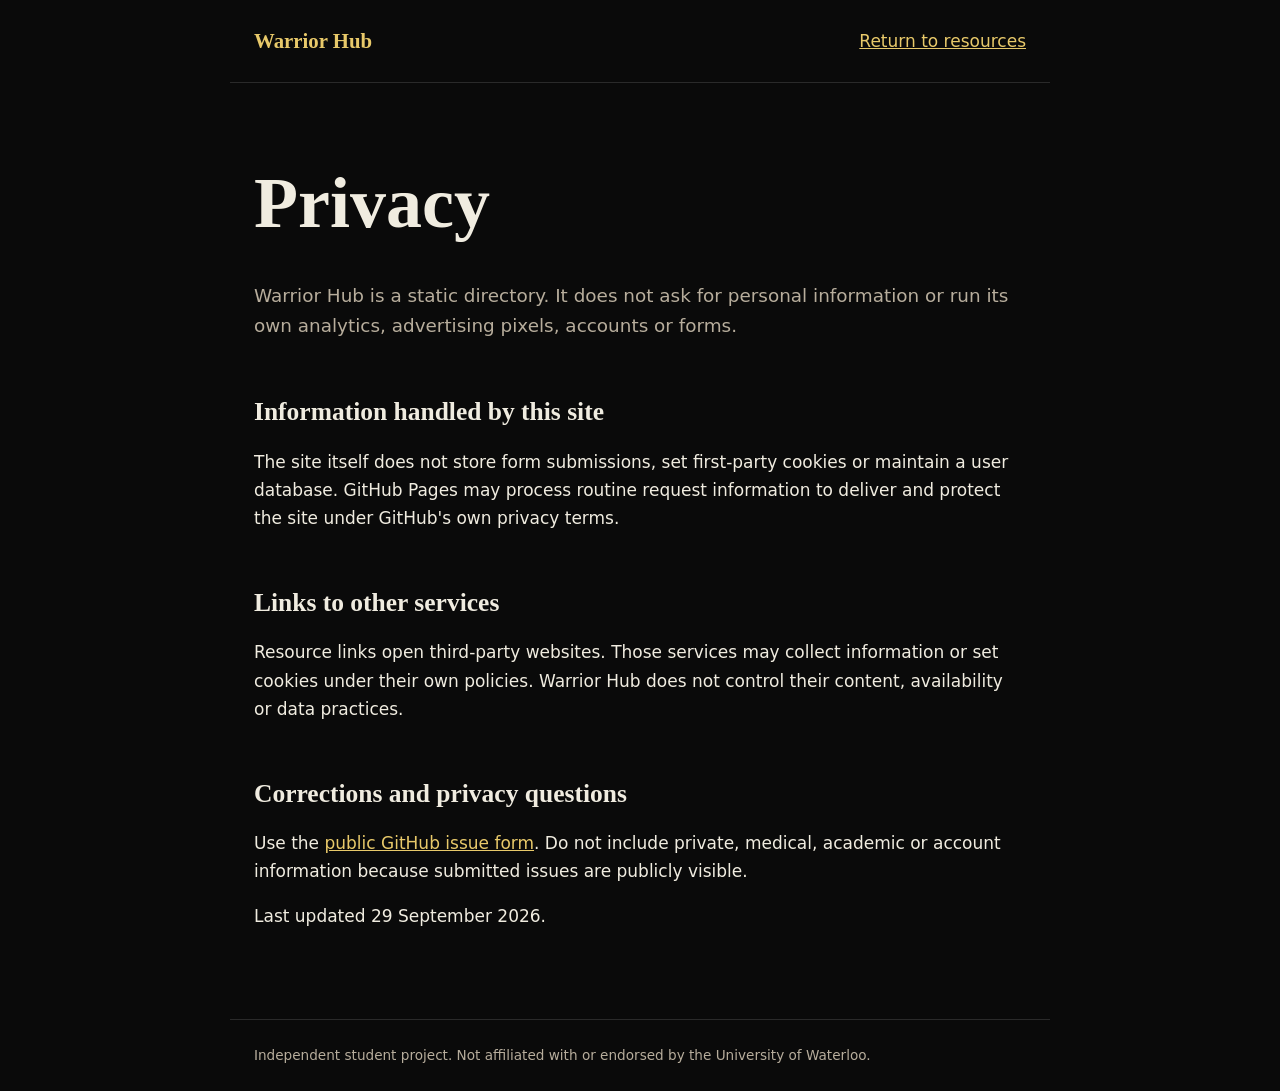
<file: privacy.html>
<!doctype html>
<html lang="en">
<head>
  <meta charset="utf-8">
  <meta name="viewport" content="width=device-width, initial-scale=1">
  <meta name="description" content="Warrior Hub privacy notice">
  <meta name="referrer" content="strict-origin-when-cross-origin">
  <title>Privacy | Warrior Hub</title>
  <link rel="icon" href="favicon.svg" type="image/svg+xml">
  <link rel="stylesheet" href="legal.css">
</head>
<body>
  <header><a class="brand" href="index.html">Warrior Hub</a><a href="index.html">Return to resources</a></header>
  <main>
    <h1>Privacy</h1>
    <p class="lede">Warrior Hub is a static directory. It does not ask for personal information or run its own analytics, advertising pixels, accounts or forms.</p>
    <h2>Information handled by this site</h2>
    <p>The site itself does not store form submissions, set first-party cookies or maintain a user database. GitHub Pages may process routine request information to deliver and protect the site under GitHub's own privacy terms.</p>
    <h2>Links to other services</h2>
    <p>Resource links open third-party websites. Those services may collect information or set cookies under their own policies. Warrior Hub does not control their content, availability or data practices.</p>
    <h2>Corrections and privacy questions</h2>
    <p>Use the <a href="https://github.com/hassijatanisha-rgb/Warrior-hub/issues/new?title=Warrior%20Hub%20privacy%20question">public GitHub issue form</a>. Do not include private, medical, academic or account information because submitted issues are publicly visible.</p>
    <p>Last updated 29 September 2026.</p>
  </main>
  <footer>Independent student project. Not affiliated with or endorsed by the University of Waterloo.</footer>
</body>
</html>
</file>
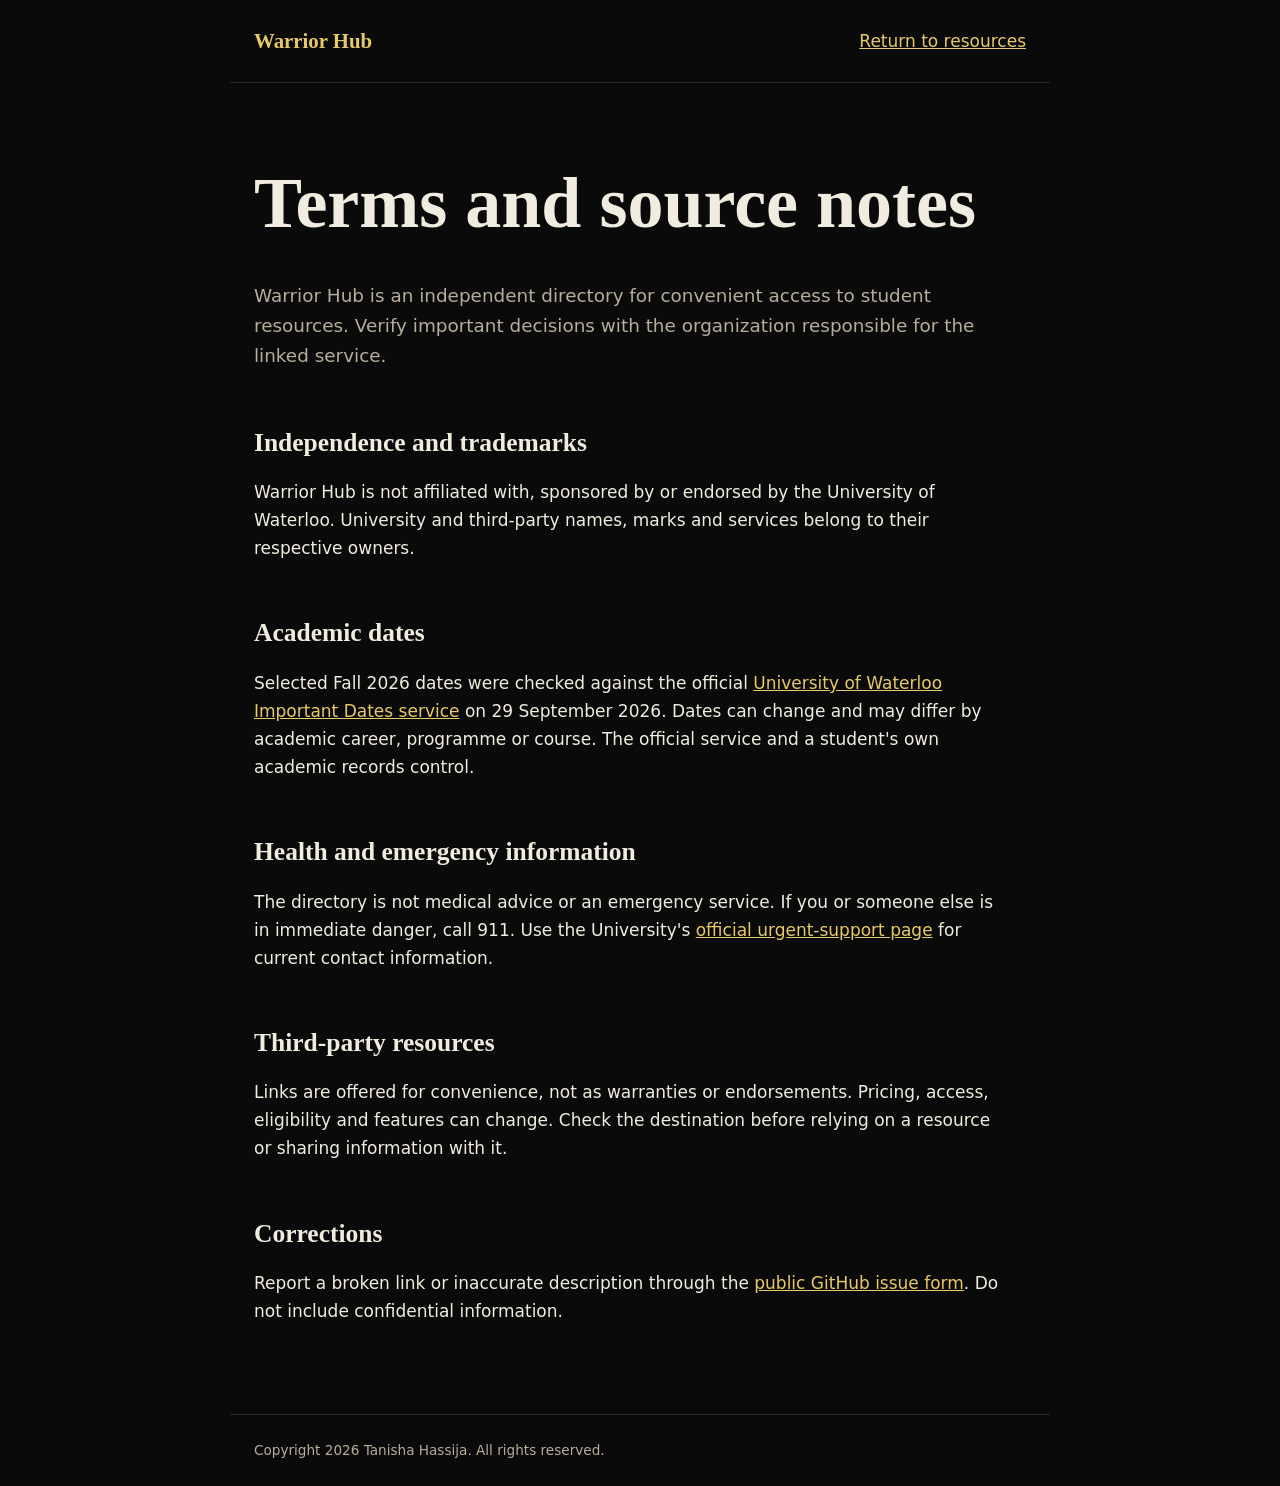
<file: terms.html>
<!doctype html>
<html lang="en">
<head>
  <meta charset="utf-8">
  <meta name="viewport" content="width=device-width, initial-scale=1">
  <meta name="description" content="Warrior Hub terms and source notes">
  <meta name="referrer" content="strict-origin-when-cross-origin">
  <title>Terms and source notes | Warrior Hub</title>
  <link rel="icon" href="favicon.svg" type="image/svg+xml">
  <link rel="stylesheet" href="legal.css">
</head>
<body>
  <header><a class="brand" href="index.html">Warrior Hub</a><a href="index.html">Return to resources</a></header>
  <main>
    <h1>Terms and source notes</h1>
    <p class="lede">Warrior Hub is an independent directory for convenient access to student resources. Verify important decisions with the organization responsible for the linked service.</p>
    <h2>Independence and trademarks</h2>
    <p>Warrior Hub is not affiliated with, sponsored by or endorsed by the University of Waterloo. University and third-party names, marks and services belong to their respective owners.</p>
    <h2>Academic dates</h2>
    <p>Selected Fall 2026 dates were checked against the official <a href="https://uwaterloo.ca/important-dates/undergraduate">University of Waterloo Important Dates service</a> on 29 September 2026. Dates can change and may differ by academic career, programme or course. The official service and a student's own academic records control.</p>
    <h2>Health and emergency information</h2>
    <p>The directory is not medical advice or an emergency service. If you or someone else is in immediate danger, call 911. Use the University's <a href="https://uwaterloo.ca/health/resources-services/get-mental-health-support-when-you-need-it">official urgent-support page</a> for current contact information.</p>
    <h2>Third-party resources</h2>
    <p>Links are offered for convenience, not as warranties or endorsements. Pricing, access, eligibility and features can change. Check the destination before relying on a resource or sharing information with it.</p>
    <h2>Corrections</h2>
    <p>Report a broken link or inaccurate description through the <a href="https://github.com/hassijatanisha-rgb/Warrior-hub/issues/new?title=Warrior%20Hub%20resource%20correction">public GitHub issue form</a>. Do not include confidential information.</p>
  </main>
  <footer>Copyright 2026 Tanisha Hassija. All rights reserved.</footer>
</body>
</html>
</file>
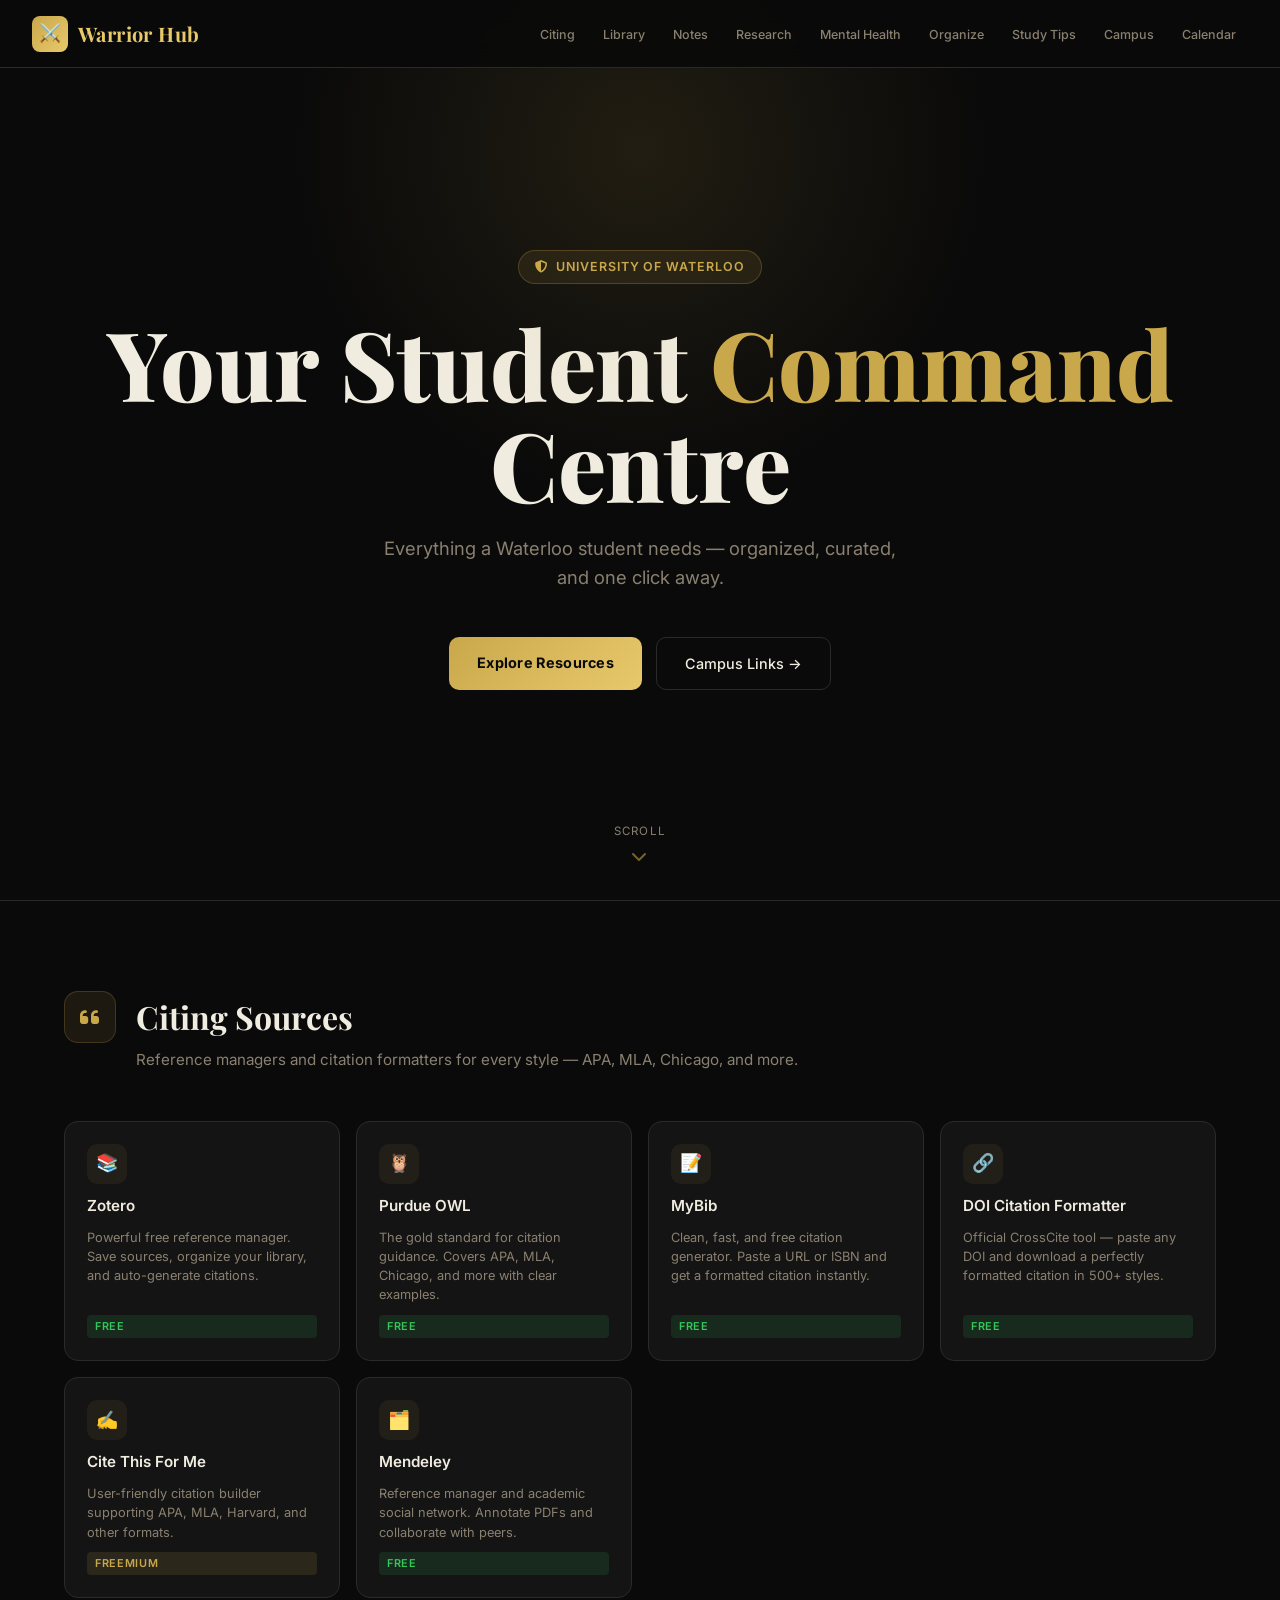
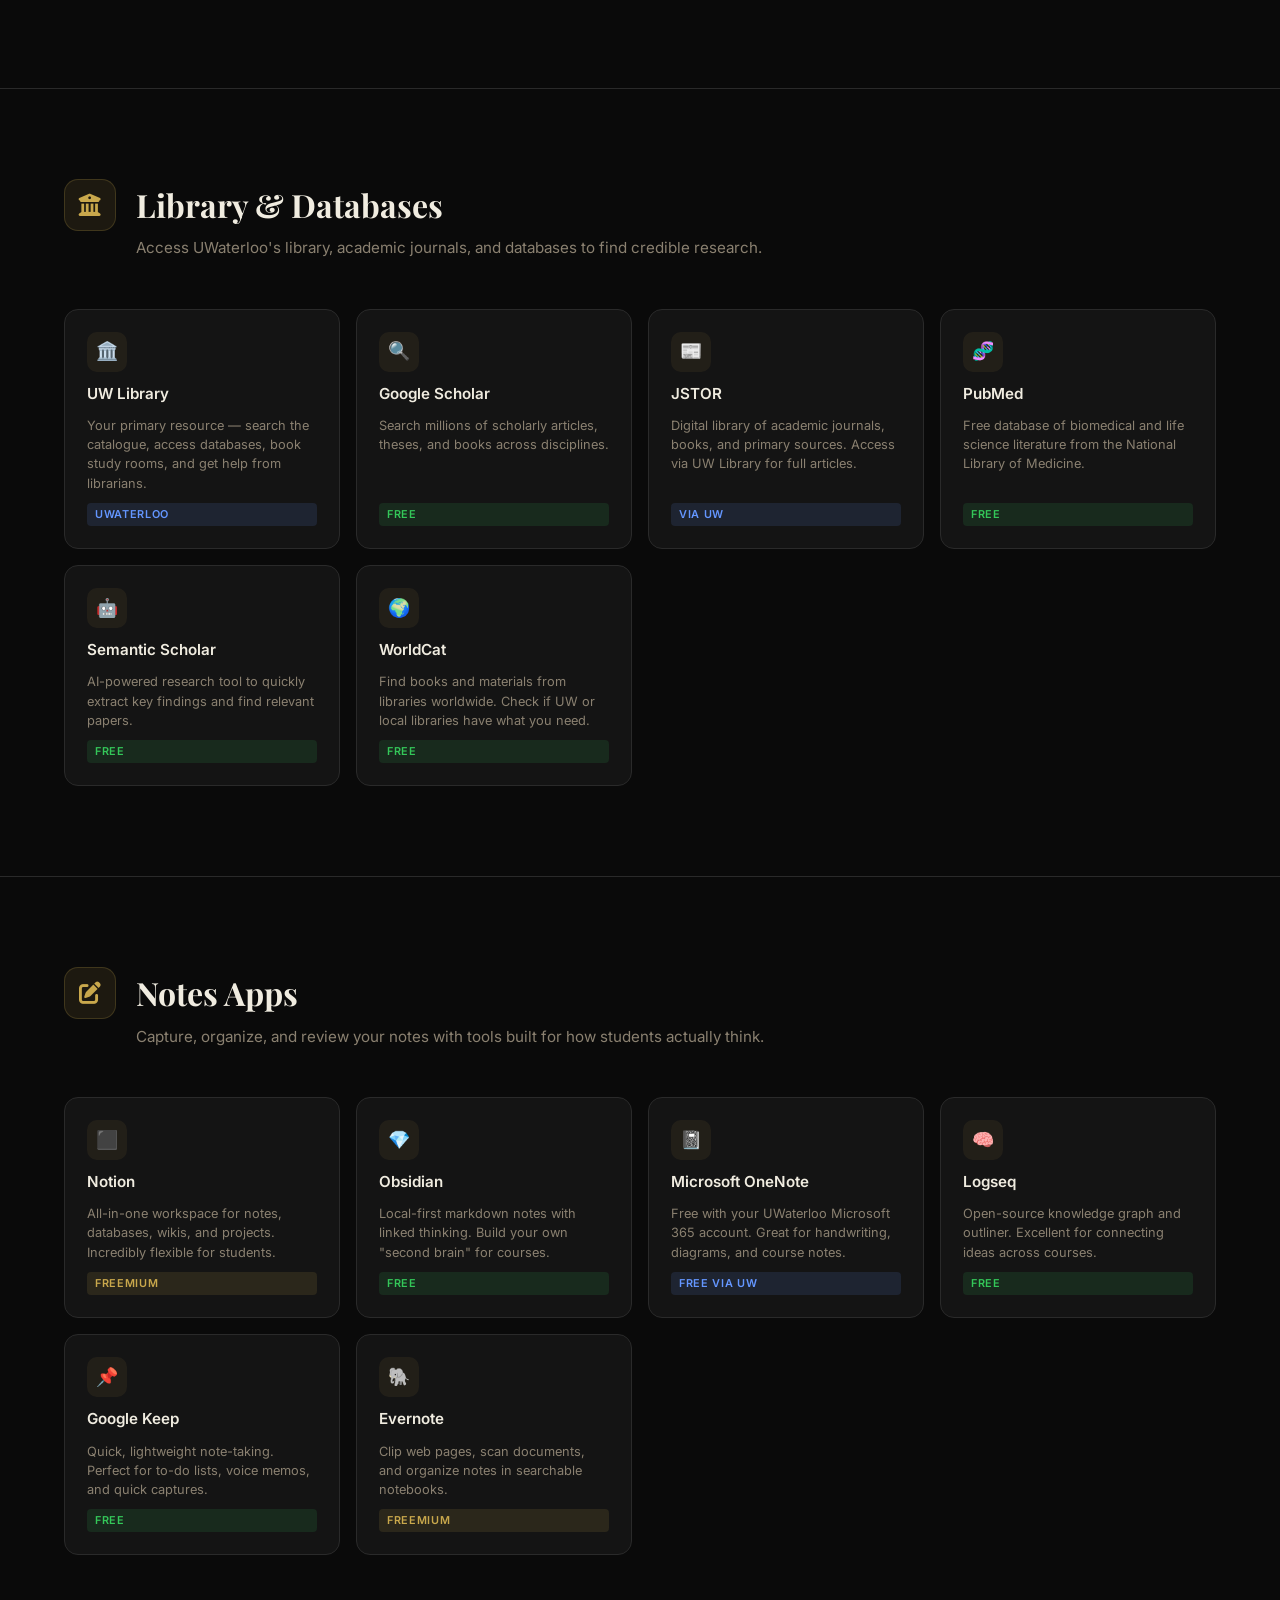
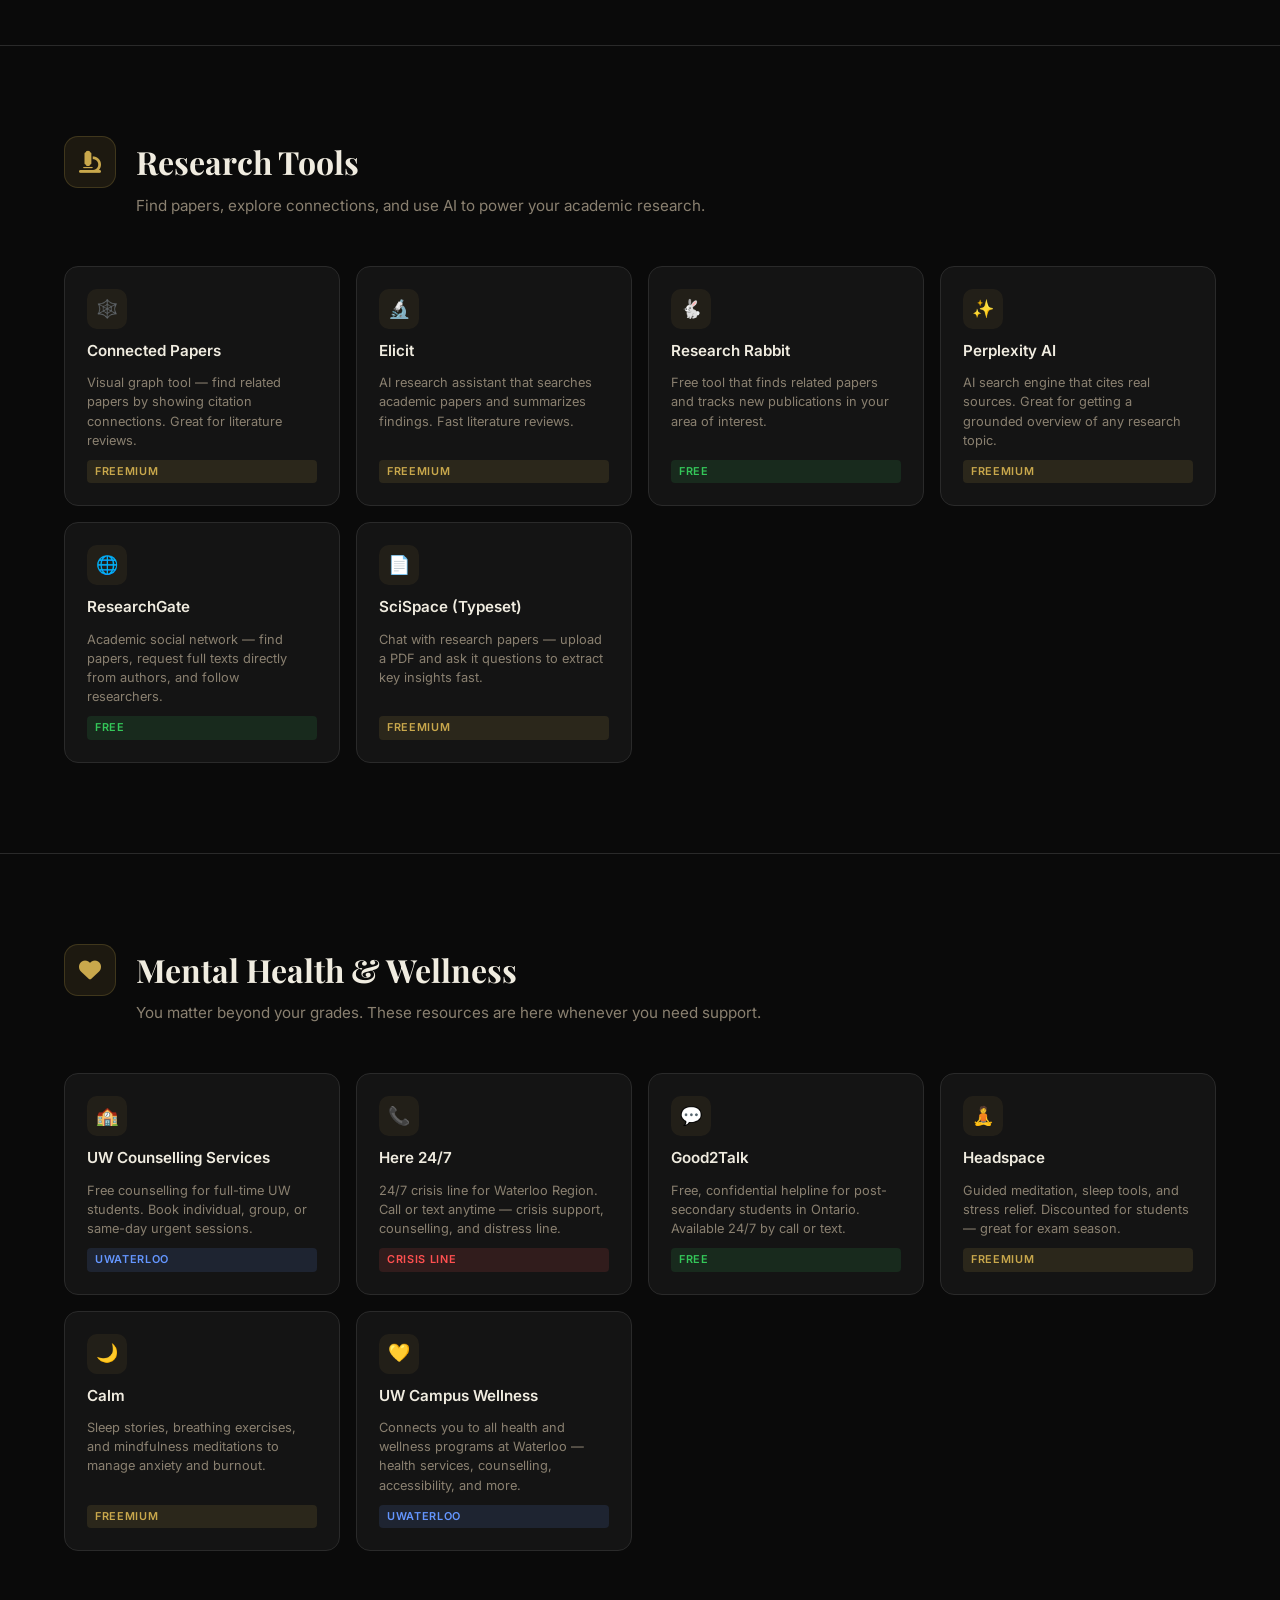
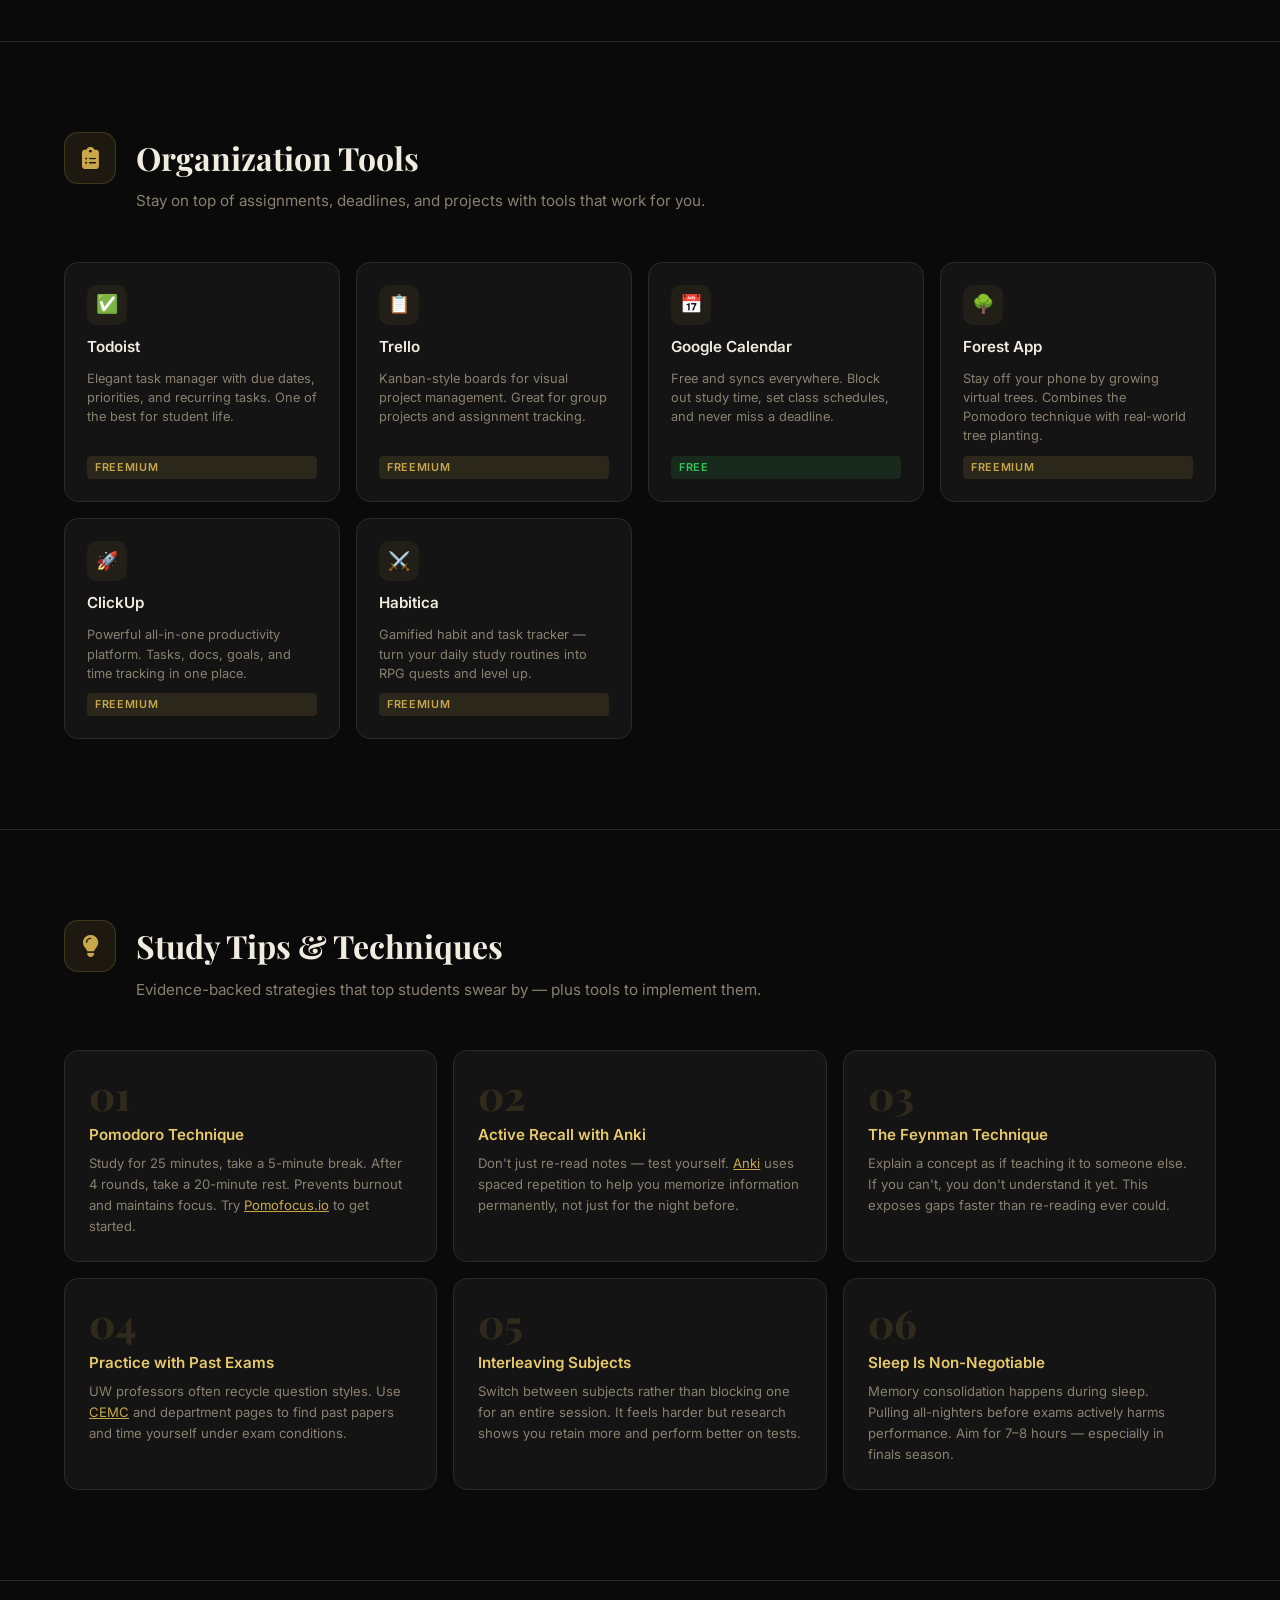
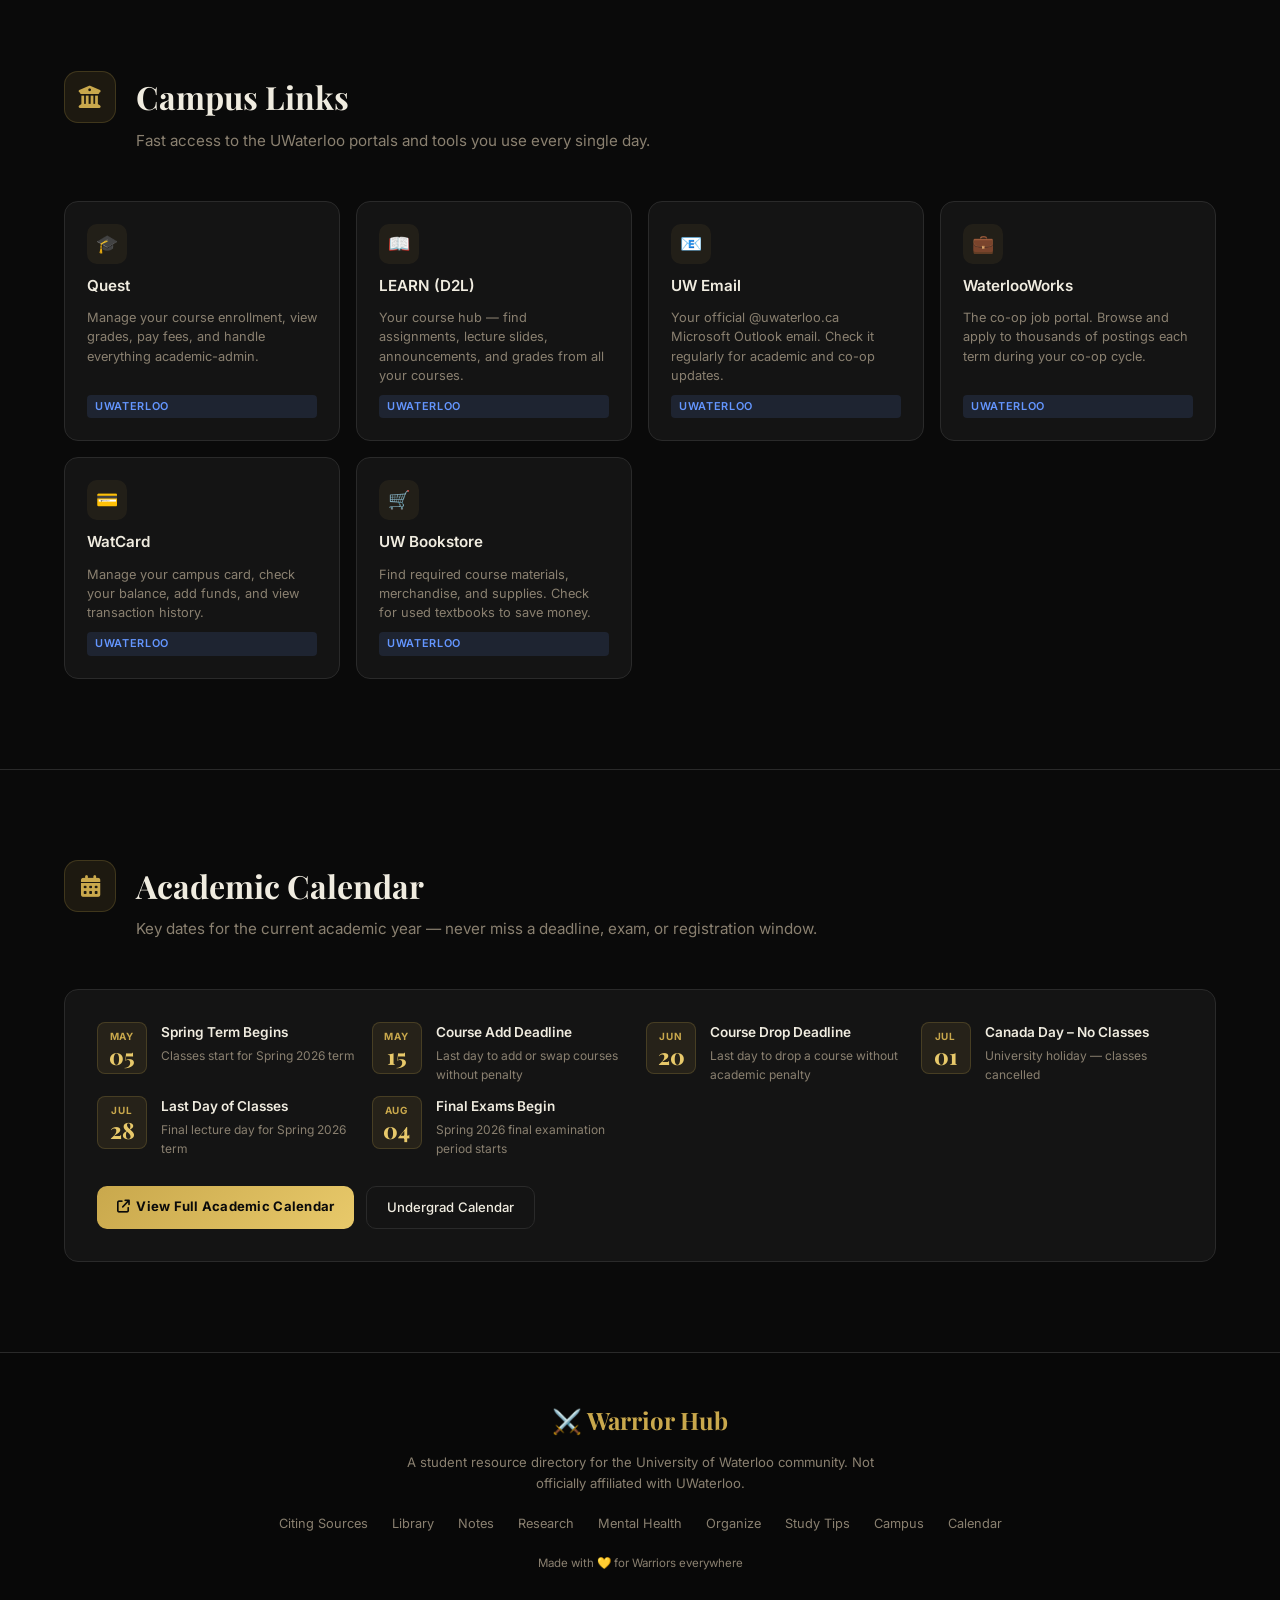
<file: warrior-hub.html>
<!DOCTYPE html>
<html lang="en">
<head>
  <meta charset="UTF-8" />
  <meta name="viewport" content="width=device-width, initial-scale=1.0"/>
  <title>Warrior Hub – UWaterloo Student Resources</title>
  <link rel="preconnect" href="https://fonts.googleapis.com">
  <link href="https://fonts.googleapis.com/css2?family=Inter:wght@300;400;500;600;700;800&family=Playfair+Display:wght@700;800&display=swap" rel="stylesheet">
  <link rel="stylesheet" href="https://cdnjs.cloudflare.com/ajax/libs/font-awesome/6.5.0/css/all.min.css">
  <style>
    :root {
      --gold: #C9A84C;
      --gold-light: #E8C96A;
      --gold-dim: #7a6228;
      --black: #0a0a0a;
      --card-bg: #141414;
      --card-hover: #1e1e1e;
      --border: #2a2a2a;
      --text: #f0ece0;
      --text-muted: #8a8070;
      --nav-height: 68px;
    }

    * { margin: 0; padding: 0; box-sizing: border-box; }

    html { scroll-behavior: smooth; }

    body {
      background: var(--black);
      color: var(--text);
      font-family: 'Inter', sans-serif;
      line-height: 1.6;
    }

    /* ── NAVBAR ── */
    nav {
      position: fixed;
      top: 0; left: 0; right: 0;
      height: var(--nav-height);
      background: rgba(10,10,10,0.95);
      backdrop-filter: blur(12px);
      border-bottom: 1px solid var(--border);
      z-index: 1000;
      display: flex;
      align-items: center;
      padding: 0 32px;
      justify-content: space-between;
    }

    .nav-logo {
      display: flex;
      align-items: center;
      gap: 10px;
      text-decoration: none;
    }

    .nav-logo-icon {
      width: 36px; height: 36px;
      background: linear-gradient(135deg, var(--gold), var(--gold-light));
      border-radius: 8px;
      display: flex; align-items: center; justify-content: center;
      font-size: 18px;
    }

    .nav-logo span {
      font-family: 'Playfair Display', serif;
      font-size: 1.25rem;
      font-weight: 700;
      color: var(--gold-light);
      letter-spacing: 0.02em;
    }

    .nav-links {
      display: flex;
      gap: 4px;
      list-style: none;
      flex-wrap: wrap;
    }

    .nav-links a {
      color: var(--text-muted);
      text-decoration: none;
      font-size: 0.78rem;
      font-weight: 500;
      padding: 6px 12px;
      border-radius: 6px;
      transition: all 0.2s;
      white-space: nowrap;
    }

    .nav-links a:hover {
      color: var(--gold-light);
      background: rgba(201,168,76,0.1);
    }

    /* ── HERO ── */
    .hero {
      min-height: 100vh;
      display: flex;
      flex-direction: column;
      align-items: center;
      justify-content: center;
      text-align: center;
      padding: 120px 24px 80px;
      position: relative;
      overflow: hidden;
    }

    .hero::before {
      content: '';
      position: absolute;
      top: -200px; left: 50%;
      transform: translateX(-50%);
      width: 700px; height: 700px;
      background: radial-gradient(circle, rgba(201,168,76,0.12) 0%, transparent 70%);
      pointer-events: none;
    }

    .hero-badge {
      display: inline-flex;
      align-items: center;
      gap: 8px;
      background: rgba(201,168,76,0.1);
      border: 1px solid rgba(201,168,76,0.25);
      color: var(--gold);
      font-size: 0.78rem;
      font-weight: 600;
      letter-spacing: 0.08em;
      text-transform: uppercase;
      padding: 6px 16px;
      border-radius: 100px;
      margin-bottom: 28px;
    }

    .hero h1 {
      font-family: 'Playfair Display', serif;
      font-size: clamp(3rem, 8vw, 6rem);
      font-weight: 800;
      line-height: 1.05;
      margin-bottom: 20px;
    }

    .hero h1 .gold { color: var(--gold); }

    .hero p {
      font-size: 1.15rem;
      color: var(--text-muted);
      max-width: 520px;
      margin: 0 auto 44px;
      font-weight: 400;
    }

    .hero-cta {
      display: flex;
      gap: 14px;
      flex-wrap: wrap;
      justify-content: center;
    }

    .btn-primary {
      background: linear-gradient(135deg, var(--gold), var(--gold-light));
      color: #0a0a0a;
      font-weight: 700;
      font-size: 0.9rem;
      padding: 14px 28px;
      border-radius: 10px;
      text-decoration: none;
      transition: all 0.25s;
      letter-spacing: 0.02em;
    }

    .btn-primary:hover {
      transform: translateY(-2px);
      box-shadow: 0 8px 32px rgba(201,168,76,0.35);
    }

    .btn-secondary {
      background: transparent;
      color: var(--text);
      font-weight: 500;
      font-size: 0.9rem;
      padding: 14px 28px;
      border-radius: 10px;
      border: 1px solid var(--border);
      text-decoration: none;
      transition: all 0.25s;
    }

    .btn-secondary:hover {
      border-color: var(--gold-dim);
      color: var(--gold-light);
    }

    /* ── SCROLL INDICATOR ── */
    .scroll-indicator {
      position: absolute;
      bottom: 36px;
      left: 50%;
      transform: translateX(-50%);
      display: flex;
      flex-direction: column;
      align-items: center;
      gap: 8px;
      color: var(--text-muted);
      font-size: 0.72rem;
      letter-spacing: 0.1em;
      text-transform: uppercase;
      animation: bounce 2s infinite;
    }

    .scroll-indicator i { font-size: 1rem; color: var(--gold-dim); }

    @keyframes bounce {
      0%, 100% { transform: translateX(-50%) translateY(0); }
      50% { transform: translateX(-50%) translateY(6px); }
    }

    /* ── SECTION LAYOUT ── */
    section {
      padding: 90px 24px;
      max-width: 1200px;
      margin: 0 auto;
    }

    .section-header {
      display: flex;
      align-items: flex-start;
      gap: 20px;
      margin-bottom: 48px;
    }

    .section-icon {
      width: 52px; height: 52px;
      min-width: 52px;
      background: rgba(201,168,76,0.1);
      border: 1px solid rgba(201,168,76,0.2);
      border-radius: 14px;
      display: flex; align-items: center; justify-content: center;
      font-size: 22px;
      color: var(--gold);
    }

    .section-title-block h2 {
      font-family: 'Playfair Display', serif;
      font-size: 2rem;
      font-weight: 700;
      color: var(--text);
      margin-bottom: 6px;
    }

    .section-title-block p {
      color: var(--text-muted);
      font-size: 0.95rem;
    }

    .section-divider {
      height: 1px;
      background: linear-gradient(90deg, var(--gold-dim), transparent);
      margin: 0 24px 0;
    }

    /* ── CARDS GRID ── */
    .cards-grid {
      display: grid;
      grid-template-columns: repeat(auto-fill, minmax(240px, 1fr));
      gap: 16px;
    }

    .card {
      background: var(--card-bg);
      border: 1px solid var(--border);
      border-radius: 14px;
      padding: 22px;
      text-decoration: none;
      transition: all 0.25s;
      display: flex;
      flex-direction: column;
      gap: 10px;
      position: relative;
      overflow: hidden;
    }

    .card::before {
      content: '';
      position: absolute;
      top: 0; left: 0; right: 0;
      height: 2px;
      background: linear-gradient(90deg, var(--gold), var(--gold-light));
      opacity: 0;
      transition: opacity 0.25s;
    }

    .card:hover {
      background: var(--card-hover);
      border-color: var(--gold-dim);
      transform: translateY(-3px);
      box-shadow: 0 12px 40px rgba(0,0,0,0.4);
    }

    .card:hover::before { opacity: 1; }

    .card-icon {
      width: 40px; height: 40px;
      background: rgba(201,168,76,0.08);
      border-radius: 10px;
      display: flex; align-items: center; justify-content: center;
      font-size: 18px;
    }

    .card-title {
      font-weight: 600;
      font-size: 0.95rem;
      color: var(--text);
    }

    .card-desc {
      font-size: 0.8rem;
      color: var(--text-muted);
      line-height: 1.5;
    }

    .card-tag {
      display: inline-block;
      font-size: 0.68rem;
      font-weight: 600;
      letter-spacing: 0.06em;
      text-transform: uppercase;
      padding: 3px 8px;
      border-radius: 4px;
      margin-top: auto;
    }

    .tag-free { background: rgba(52,199,89,0.12); color: #34c759; }
    .tag-freemium { background: rgba(201,168,76,0.12); color: var(--gold); }
    .tag-uw { background: rgba(100,150,255,0.12); color: #6496ff; }
    .tag-crisis { background: rgba(255,80,80,0.12); color: #ff5050; }

    /* ── STUDY TIPS SPECIAL ── */
    .tips-grid {
      display: grid;
      grid-template-columns: repeat(auto-fill, minmax(280px, 1fr));
      gap: 16px;
    }

    .tip-card {
      background: var(--card-bg);
      border: 1px solid var(--border);
      border-radius: 14px;
      padding: 24px;
      transition: all 0.25s;
    }

    .tip-card:hover {
      border-color: var(--gold-dim);
      background: var(--card-hover);
    }

    .tip-number {
      font-family: 'Playfair Display', serif;
      font-size: 2.5rem;
      font-weight: 800;
      color: rgba(201,168,76,0.15);
      line-height: 1;
      margin-bottom: 8px;
    }

    .tip-title {
      font-weight: 600;
      font-size: 0.95rem;
      color: var(--gold-light);
      margin-bottom: 6px;
    }

    .tip-desc {
      font-size: 0.82rem;
      color: var(--text-muted);
      line-height: 1.6;
    }

    /* ── CALENDAR EMBED ── */
    .calendar-box {
      background: var(--card-bg);
      border: 1px solid var(--border);
      border-radius: 14px;
      padding: 32px;
      display: flex;
      flex-direction: column;
      gap: 20px;
    }

    .calendar-dates {
      display: grid;
      grid-template-columns: repeat(auto-fill, minmax(250px, 1fr));
      gap: 12px;
    }

    .cal-item {
      display: flex;
      gap: 14px;
      align-items: flex-start;
    }

    .cal-date-box {
      min-width: 50px;
      background: rgba(201,168,76,0.1);
      border: 1px solid rgba(201,168,76,0.2);
      border-radius: 8px;
      text-align: center;
      padding: 6px 4px;
    }

    .cal-month {
      font-size: 0.62rem;
      font-weight: 700;
      letter-spacing: 0.1em;
      text-transform: uppercase;
      color: var(--gold);
    }

    .cal-day {
      font-family: 'Playfair Display', serif;
      font-size: 1.4rem;
      font-weight: 800;
      color: var(--gold-light);
      line-height: 1;
    }

    .cal-info-title {
      font-weight: 600;
      font-size: 0.85rem;
      color: var(--text);
      margin-bottom: 2px;
    }

    .cal-info-desc {
      font-size: 0.75rem;
      color: var(--text-muted);
    }

    /* ── FOOTER ── */
    footer {
      background: #080808;
      border-top: 1px solid var(--border);
      text-align: center;
      padding: 48px 24px;
    }

    .footer-logo {
      font-family: 'Playfair Display', serif;
      font-size: 1.5rem;
      font-weight: 700;
      color: var(--gold);
      margin-bottom: 12px;
    }

    footer p {
      color: var(--text-muted);
      font-size: 0.82rem;
      max-width: 500px;
      margin: 0 auto 20px;
    }

    .footer-links {
      display: flex;
      justify-content: center;
      gap: 24px;
      flex-wrap: wrap;
    }

    .footer-links a {
      color: var(--text-muted);
      text-decoration: none;
      font-size: 0.8rem;
      transition: color 0.2s;
    }

    .footer-links a:hover { color: var(--gold); }

    /* ── MOBILE ── */
    @media (max-width: 768px) {
      .nav-links { display: none; }
      .hero h1 { font-size: 2.8rem; }
      section { padding: 60px 16px; }
    }

    /* ── SECTION WRAPPERS ── */
    .section-wrapper {
      border-top: 1px solid var(--border);
    }

    /* active nav highlight via scroll */
    .nav-links a.active {
      color: var(--gold);
      background: rgba(201,168,76,0.08);
    }
  </style>
</head>
<body>

<!-- ── NAVBAR ── -->
<nav>
  <a href="#home" class="nav-logo">
    <div class="nav-logo-icon">⚔️</div>
    <span>Warrior Hub</span>
  </a>
  <ul class="nav-links">
    <li><a href="#citing">Citing</a></li>
    <li><a href="#library">Library</a></li>
    <li><a href="#notes">Notes</a></li>
    <li><a href="#research">Research</a></li>
    <li><a href="#mental-health">Mental Health</a></li>
    <li><a href="#organization">Organize</a></li>
    <li><a href="#study-tips">Study Tips</a></li>
    <li><a href="#campus">Campus</a></li>
    <li><a href="#calendar">Calendar</a></li>
  </ul>
</nav>

<!-- ── HERO ── -->
<div id="home" class="hero">
  <div class="hero-badge">
    <i class="fa-solid fa-shield-halved"></i>
    University of Waterloo
  </div>
  <h1>Your Student <span class="gold">Command</span><br>Centre</h1>
  <p>Everything a Waterloo student needs — organized, curated, and one click away.</p>
  <div class="hero-cta">
    <a href="#citing" class="btn-primary">Explore Resources</a>
    <a href="#campus" class="btn-secondary">Campus Links →</a>
  </div>
  <div class="scroll-indicator">
    <span>Scroll</span>
    <i class="fa-solid fa-chevron-down"></i>
  </div>
</div>

<!-- ── 1. CITING SOURCES ── -->
<div class="section-wrapper">
<section id="citing">
  <div class="section-header">
    <div class="section-icon"><i class="fa-solid fa-quote-left"></i></div>
    <div class="section-title-block">
      <h2>Citing Sources</h2>
      <p>Reference managers and citation formatters for every style — APA, MLA, Chicago, and more.</p>
    </div>
  </div>
  <div class="cards-grid">
    <a href="https://www.zotero.org" target="_blank" class="card">
      <div class="card-icon">📚</div>
      <div class="card-title">Zotero</div>
      <div class="card-desc">Powerful free reference manager. Save sources, organize your library, and auto-generate citations.</div>
      <span class="card-tag tag-free">Free</span>
    </a>
    <a href="https://owl.purdue.edu/owl/research_and_citation/resources.html" target="_blank" class="card">
      <div class="card-icon">🦉</div>
      <div class="card-title">Purdue OWL</div>
      <div class="card-desc">The gold standard for citation guidance. Covers APA, MLA, Chicago, and more with clear examples.</div>
      <span class="card-tag tag-free">Free</span>
    </a>
    <a href="https://www.mybib.com" target="_blank" class="card">
      <div class="card-icon">📝</div>
      <div class="card-title">MyBib</div>
      <div class="card-desc">Clean, fast, and free citation generator. Paste a URL or ISBN and get a formatted citation instantly.</div>
      <span class="card-tag tag-free">Free</span>
    </a>
    <a href="https://citation.crosscite.org" target="_blank" class="card">
      <div class="card-icon">🔗</div>
      <div class="card-title">DOI Citation Formatter</div>
      <div class="card-desc">Official CrossCite tool — paste any DOI and download a perfectly formatted citation in 500+ styles.</div>
      <span class="card-tag tag-free">Free</span>
    </a>
    <a href="https://www.citethisforme.com" target="_blank" class="card">
      <div class="card-icon">✍️</div>
      <div class="card-title">Cite This For Me</div>
      <div class="card-desc">User-friendly citation builder supporting APA, MLA, Harvard, and other formats.</div>
      <span class="card-tag tag-freemium">Freemium</span>
    </a>
    <a href="https://www.mendeley.com" target="_blank" class="card">
      <div class="card-icon">🗂️</div>
      <div class="card-title">Mendeley</div>
      <div class="card-desc">Reference manager and academic social network. Annotate PDFs and collaborate with peers.</div>
      <span class="card-tag tag-free">Free</span>
    </a>
  </div>
</section>
</div>

<!-- ── 2. LIBRARY ── -->
<div class="section-wrapper">
<section id="library">
  <div class="section-header">
    <div class="section-icon"><i class="fa-solid fa-building-columns"></i></div>
    <div class="section-title-block">
      <h2>Library & Databases</h2>
      <p>Access UWaterloo's library, academic journals, and databases to find credible research.</p>
    </div>
  </div>
  <div class="cards-grid">
    <a href="https://library.uwaterloo.ca" target="_blank" class="card">
      <div class="card-icon">🏛️</div>
      <div class="card-title">UW Library</div>
      <div class="card-desc">Your primary resource — search the catalogue, access databases, book study rooms, and get help from librarians.</div>
      <span class="card-tag tag-uw">UWaterloo</span>
    </a>
    <a href="https://scholar.google.com" target="_blank" class="card">
      <div class="card-icon">🔍</div>
      <div class="card-title">Google Scholar</div>
      <div class="card-desc">Search millions of scholarly articles, theses, and books across disciplines.</div>
      <span class="card-tag tag-free">Free</span>
    </a>
    <a href="https://www.jstor.org" target="_blank" class="card">
      <div class="card-icon">📰</div>
      <div class="card-title">JSTOR</div>
      <div class="card-desc">Digital library of academic journals, books, and primary sources. Access via UW Library for full articles.</div>
      <span class="card-tag tag-uw">Via UW</span>
    </a>
    <a href="https://pubmed.ncbi.nlm.nih.gov" target="_blank" class="card">
      <div class="card-icon">🧬</div>
      <div class="card-title">PubMed</div>
      <div class="card-desc">Free database of biomedical and life science literature from the National Library of Medicine.</div>
      <span class="card-tag tag-free">Free</span>
    </a>
    <a href="https://www.semanticscholar.org" target="_blank" class="card">
      <div class="card-icon">🤖</div>
      <div class="card-title">Semantic Scholar</div>
      <div class="card-desc">AI-powered research tool to quickly extract key findings and find relevant papers.</div>
      <span class="card-tag tag-free">Free</span>
    </a>
    <a href="https://www.worldcat.org" target="_blank" class="card">
      <div class="card-icon">🌍</div>
      <div class="card-title">WorldCat</div>
      <div class="card-desc">Find books and materials from libraries worldwide. Check if UW or local libraries have what you need.</div>
      <span class="card-tag tag-free">Free</span>
    </a>
  </div>
</section>
</div>

<!-- ── 3. NOTES APPS ── -->
<div class="section-wrapper">
<section id="notes">
  <div class="section-header">
    <div class="section-icon"><i class="fa-solid fa-pen-to-square"></i></div>
    <div class="section-title-block">
      <h2>Notes Apps</h2>
      <p>Capture, organize, and review your notes with tools built for how students actually think.</p>
    </div>
  </div>
  <div class="cards-grid">
    <a href="https://www.notion.so" target="_blank" class="card">
      <div class="card-icon">⬛</div>
      <div class="card-title">Notion</div>
      <div class="card-desc">All-in-one workspace for notes, databases, wikis, and projects. Incredibly flexible for students.</div>
      <span class="card-tag tag-freemium">Freemium</span>
    </a>
    <a href="https://obsidian.md" target="_blank" class="card">
      <div class="card-icon">💎</div>
      <div class="card-title">Obsidian</div>
      <div class="card-desc">Local-first markdown notes with linked thinking. Build your own "second brain" for courses.</div>
      <span class="card-tag tag-free">Free</span>
    </a>
    <a href="https://www.onenote.com" target="_blank" class="card">
      <div class="card-icon">📓</div>
      <div class="card-title">Microsoft OneNote</div>
      <div class="card-desc">Free with your UWaterloo Microsoft 365 account. Great for handwriting, diagrams, and course notes.</div>
      <span class="card-tag tag-uw">Free via UW</span>
    </a>
    <a href="https://logseq.com" target="_blank" class="card">
      <div class="card-icon">🧠</div>
      <div class="card-title">Logseq</div>
      <div class="card-desc">Open-source knowledge graph and outliner. Excellent for connecting ideas across courses.</div>
      <span class="card-tag tag-free">Free</span>
    </a>
    <a href="https://keep.google.com" target="_blank" class="card">
      <div class="card-icon">📌</div>
      <div class="card-title">Google Keep</div>
      <div class="card-desc">Quick, lightweight note-taking. Perfect for to-do lists, voice memos, and quick captures.</div>
      <span class="card-tag tag-free">Free</span>
    </a>
    <a href="https://evernote.com" target="_blank" class="card">
      <div class="card-icon">🐘</div>
      <div class="card-title">Evernote</div>
      <div class="card-desc">Clip web pages, scan documents, and organize notes in searchable notebooks.</div>
      <span class="card-tag tag-freemium">Freemium</span>
    </a>
  </div>
</section>
</div>

<!-- ── 4. RESEARCH TOOLS ── -->
<div class="section-wrapper">
<section id="research">
  <div class="section-header">
    <div class="section-icon"><i class="fa-solid fa-microscope"></i></div>
    <div class="section-title-block">
      <h2>Research Tools</h2>
      <p>Find papers, explore connections, and use AI to power your academic research.</p>
    </div>
  </div>
  <div class="cards-grid">
    <a href="https://www.connectedpapers.com" target="_blank" class="card">
      <div class="card-icon">🕸️</div>
      <div class="card-title">Connected Papers</div>
      <div class="card-desc">Visual graph tool — find related papers by showing citation connections. Great for literature reviews.</div>
      <span class="card-tag tag-freemium">Freemium</span>
    </a>
    <a href="https://elicit.com" target="_blank" class="card">
      <div class="card-icon">🔬</div>
      <div class="card-title">Elicit</div>
      <div class="card-desc">AI research assistant that searches academic papers and summarizes findings. Fast literature reviews.</div>
      <span class="card-tag tag-freemium">Freemium</span>
    </a>
    <a href="https://www.researchrabbit.ai" target="_blank" class="card">
      <div class="card-icon">🐇</div>
      <div class="card-title">Research Rabbit</div>
      <div class="card-desc">Free tool that finds related papers and tracks new publications in your area of interest.</div>
      <span class="card-tag tag-free">Free</span>
    </a>
    <a href="https://www.perplexity.ai" target="_blank" class="card">
      <div class="card-icon">✨</div>
      <div class="card-title">Perplexity AI</div>
      <div class="card-desc">AI search engine that cites real sources. Great for getting a grounded overview of any research topic.</div>
      <span class="card-tag tag-freemium">Freemium</span>
    </a>
    <a href="https://www.researchgate.net" target="_blank" class="card">
      <div class="card-icon">🌐</div>
      <div class="card-title">ResearchGate</div>
      <div class="card-desc">Academic social network — find papers, request full texts directly from authors, and follow researchers.</div>
      <span class="card-tag tag-free">Free</span>
    </a>
    <a href="https://typeset.io" target="_blank" class="card">
      <div class="card-icon">📄</div>
      <div class="card-title">SciSpace (Typeset)</div>
      <div class="card-desc">Chat with research papers — upload a PDF and ask it questions to extract key insights fast.</div>
      <span class="card-tag tag-freemium">Freemium</span>
    </a>
  </div>
</section>
</div>

<!-- ── 5. MENTAL HEALTH ── -->
<div class="section-wrapper">
<section id="mental-health">
  <div class="section-header">
    <div class="section-icon"><i class="fa-solid fa-heart"></i></div>
    <div class="section-title-block">
      <h2>Mental Health & Wellness</h2>
      <p>You matter beyond your grades. These resources are here whenever you need support.</p>
    </div>
  </div>
  <div class="cards-grid">
    <a href="https://uwaterloo.ca/campus-wellness/counselling-services" target="_blank" class="card">
      <div class="card-icon">🏫</div>
      <div class="card-title">UW Counselling Services</div>
      <div class="card-desc">Free counselling for full-time UW students. Book individual, group, or same-day urgent sessions.</div>
      <span class="card-tag tag-uw">UWaterloo</span>
    </a>
    <a href="https://here247.ca" target="_blank" class="card">
      <div class="card-icon">📞</div>
      <div class="card-title">Here 24/7</div>
      <div class="card-desc">24/7 crisis line for Waterloo Region. Call or text anytime — crisis support, counselling, and distress line.</div>
      <span class="card-tag tag-crisis">Crisis Line</span>
    </a>
    <a href="https://good2talk.ca" target="_blank" class="card">
      <div class="card-icon">💬</div>
      <div class="card-title">Good2Talk</div>
      <div class="card-desc">Free, confidential helpline for post-secondary students in Ontario. Available 24/7 by call or text.</div>
      <span class="card-tag tag-free">Free</span>
    </a>
    <a href="https://www.headspace.com" target="_blank" class="card">
      <div class="card-icon">🧘</div>
      <div class="card-title">Headspace</div>
      <div class="card-desc">Guided meditation, sleep tools, and stress relief. Discounted for students — great for exam season.</div>
      <span class="card-tag tag-freemium">Freemium</span>
    </a>
    <a href="https://www.calm.com" target="_blank" class="card">
      <div class="card-icon">🌙</div>
      <div class="card-title">Calm</div>
      <div class="card-desc">Sleep stories, breathing exercises, and mindfulness meditations to manage anxiety and burnout.</div>
      <span class="card-tag tag-freemium">Freemium</span>
    </a>
    <a href="https://uwaterloo.ca/campus-wellness/" target="_blank" class="card">
      <div class="card-icon">💛</div>
      <div class="card-title">UW Campus Wellness</div>
      <div class="card-desc">Connects you to all health and wellness programs at Waterloo — health services, counselling, accessibility, and more.</div>
      <span class="card-tag tag-uw">UWaterloo</span>
    </a>
  </div>
</section>
</div>

<!-- ── 6. ORGANIZATION TOOLS ── -->
<div class="section-wrapper">
<section id="organization">
  <div class="section-header">
    <div class="section-icon"><i class="fa-solid fa-clipboard-list"></i></div>
    <div class="section-title-block">
      <h2>Organization Tools</h2>
      <p>Stay on top of assignments, deadlines, and projects with tools that work for you.</p>
    </div>
  </div>
  <div class="cards-grid">
    <a href="https://todoist.com" target="_blank" class="card">
      <div class="card-icon">✅</div>
      <div class="card-title">Todoist</div>
      <div class="card-desc">Elegant task manager with due dates, priorities, and recurring tasks. One of the best for student life.</div>
      <span class="card-tag tag-freemium">Freemium</span>
    </a>
    <a href="https://trello.com" target="_blank" class="card">
      <div class="card-icon">📋</div>
      <div class="card-title">Trello</div>
      <div class="card-desc">Kanban-style boards for visual project management. Great for group projects and assignment tracking.</div>
      <span class="card-tag tag-freemium">Freemium</span>
    </a>
    <a href="https://calendar.google.com" target="_blank" class="card">
      <div class="card-icon">📅</div>
      <div class="card-title">Google Calendar</div>
      <div class="card-desc">Free and syncs everywhere. Block out study time, set class schedules, and never miss a deadline.</div>
      <span class="card-tag tag-free">Free</span>
    </a>
    <a href="https://www.forestapp.cc" target="_blank" class="card">
      <div class="card-icon">🌳</div>
      <div class="card-title">Forest App</div>
      <div class="card-desc">Stay off your phone by growing virtual trees. Combines the Pomodoro technique with real-world tree planting.</div>
      <span class="card-tag tag-freemium">Freemium</span>
    </a>
    <a href="https://clickup.com" target="_blank" class="card">
      <div class="card-icon">🚀</div>
      <div class="card-title">ClickUp</div>
      <div class="card-desc">Powerful all-in-one productivity platform. Tasks, docs, goals, and time tracking in one place.</div>
      <span class="card-tag tag-freemium">Freemium</span>
    </a>
    <a href="https://habitica.com" target="_blank" class="card">
      <div class="card-icon">⚔️</div>
      <div class="card-title">Habitica</div>
      <div class="card-desc">Gamified habit and task tracker — turn your daily study routines into RPG quests and level up.</div>
      <span class="card-tag tag-freemium">Freemium</span>
    </a>
  </div>
</section>
</div>

<!-- ── 7. STUDY TIPS ── -->
<div class="section-wrapper">
<section id="study-tips">
  <div class="section-header">
    <div class="section-icon"><i class="fa-solid fa-lightbulb"></i></div>
    <div class="section-title-block">
      <h2>Study Tips & Techniques</h2>
      <p>Evidence-backed strategies that top students swear by — plus tools to implement them.</p>
    </div>
  </div>
  <div class="tips-grid">
    <div class="tip-card">
      <div class="tip-number">01</div>
      <div class="tip-title">Pomodoro Technique</div>
      <div class="tip-desc">Study for 25 minutes, take a 5-minute break. After 4 rounds, take a 20-minute rest. Prevents burnout and maintains focus. Try <a href="https://pomofocus.io" target="_blank" style="color:var(--gold);">Pomofocus.io</a> to get started.</div>
    </div>
    <div class="tip-card">
      <div class="tip-number">02</div>
      <div class="tip-title">Active Recall with Anki</div>
      <div class="tip-desc">Don't just re-read notes — test yourself. <a href="https://apps.ankiweb.net" target="_blank" style="color:var(--gold);">Anki</a> uses spaced repetition to help you memorize information permanently, not just for the night before.</div>
    </div>
    <div class="tip-card">
      <div class="tip-number">03</div>
      <div class="tip-title">The Feynman Technique</div>
      <div class="tip-desc">Explain a concept as if teaching it to someone else. If you can't, you don't understand it yet. This exposes gaps faster than re-reading ever could.</div>
    </div>
    <div class="tip-card">
      <div class="tip-number">04</div>
      <div class="tip-title">Practice with Past Exams</div>
      <div class="tip-desc">UW professors often recycle question styles. Use <a href="https://www.cemc.uwaterloo.ca" target="_blank" style="color:var(--gold);">CEMC</a> and department pages to find past papers and time yourself under exam conditions.</div>
    </div>
    <div class="tip-card">
      <div class="tip-number">05</div>
      <div class="tip-title">Interleaving Subjects</div>
      <div class="tip-desc">Switch between subjects rather than blocking one for an entire session. It feels harder but research shows you retain more and perform better on tests.</div>
    </div>
    <div class="tip-card">
      <div class="tip-number">06</div>
      <div class="tip-title">Sleep Is Non-Negotiable</div>
      <div class="tip-desc">Memory consolidation happens during sleep. Pulling all-nighters before exams actively harms performance. Aim for 7–8 hours — especially in finals season.</div>
    </div>
  </div>
</section>
</div>

<!-- ── 8. CAMPUS LINKS ── -->
<div class="section-wrapper">
<section id="campus">
  <div class="section-header">
    <div class="section-icon"><i class="fa-solid fa-university"></i></div>
    <div class="section-title-block">
      <h2>Campus Links</h2>
      <p>Fast access to the UWaterloo portals and tools you use every single day.</p>
    </div>
  </div>
  <div class="cards-grid">
    <a href="https://uwaterloo.ca/quest" target="_blank" class="card">
      <div class="card-icon">🎓</div>
      <div class="card-title">Quest</div>
      <div class="card-desc">Manage your course enrollment, view grades, pay fees, and handle everything academic-admin.</div>
      <span class="card-tag tag-uw">UWaterloo</span>
    </a>
    <a href="https://learn.uwaterloo.ca" target="_blank" class="card">
      <div class="card-icon">📖</div>
      <div class="card-title">LEARN (D2L)</div>
      <div class="card-desc">Your course hub — find assignments, lecture slides, announcements, and grades from all your courses.</div>
      <span class="card-tag tag-uw">UWaterloo</span>
    </a>
    <a href="https://mail.uwaterloo.ca" target="_blank" class="card">
      <div class="card-icon">📧</div>
      <div class="card-title">UW Email</div>
      <div class="card-desc">Your official @uwaterloo.ca Microsoft Outlook email. Check it regularly for academic and co-op updates.</div>
      <span class="card-tag tag-uw">UWaterloo</span>
    </a>
    <a href="https://waterlooworks.uwaterloo.ca" target="_blank" class="card">
      <div class="card-icon">💼</div>
      <div class="card-title">WaterlooWorks</div>
      <div class="card-desc">The co-op job portal. Browse and apply to thousands of postings each term during your co-op cycle.</div>
      <span class="card-tag tag-uw">UWaterloo</span>
    </a>
    <a href="https://watcard.uwaterloo.ca" target="_blank" class="card">
      <div class="card-icon">💳</div>
      <div class="card-title">WatCard</div>
      <div class="card-desc">Manage your campus card, check your balance, add funds, and view transaction history.</div>
      <span class="card-tag tag-uw">UWaterloo</span>
    </a>
    <a href="https://bookstore.uwaterloo.ca" target="_blank" class="card">
      <div class="card-icon">🛒</div>
      <div class="card-title">UW Bookstore</div>
      <div class="card-desc">Find required course materials, merchandise, and supplies. Check for used textbooks to save money.</div>
      <span class="card-tag tag-uw">UWaterloo</span>
    </a>
  </div>
</section>
</div>

<!-- ── 9. ACADEMIC CALENDAR ── -->
<div class="section-wrapper">
<section id="calendar">
  <div class="section-header">
    <div class="section-icon"><i class="fa-solid fa-calendar-days"></i></div>
    <div class="section-title-block">
      <h2>Academic Calendar</h2>
      <p>Key dates for the current academic year — never miss a deadline, exam, or registration window.</p>
    </div>
  </div>
  <div class="calendar-box">
    <div class="calendar-dates">
      <div class="cal-item">
        <div class="cal-date-box"><div class="cal-month">May</div><div class="cal-day">05</div></div>
        <div><div class="cal-info-title">Spring Term Begins</div><div class="cal-info-desc">Classes start for Spring 2026 term</div></div>
      </div>
      <div class="cal-item">
        <div class="cal-date-box"><div class="cal-month">May</div><div class="cal-day">15</div></div>
        <div><div class="cal-info-title">Course Add Deadline</div><div class="cal-info-desc">Last day to add or swap courses without penalty</div></div>
      </div>
      <div class="cal-item">
        <div class="cal-date-box"><div class="cal-month">Jun</div><div class="cal-day">20</div></div>
        <div><div class="cal-info-title">Course Drop Deadline</div><div class="cal-info-desc">Last day to drop a course without academic penalty</div></div>
      </div>
      <div class="cal-item">
        <div class="cal-date-box"><div class="cal-month">Jul</div><div class="cal-day">01</div></div>
        <div><div class="cal-info-title">Canada Day – No Classes</div><div class="cal-info-desc">University holiday — classes cancelled</div></div>
      </div>
      <div class="cal-item">
        <div class="cal-date-box"><div class="cal-month">Jul</div><div class="cal-day">28</div></div>
        <div><div class="cal-info-title">Last Day of Classes</div><div class="cal-info-desc">Final lecture day for Spring 2026 term</div></div>
      </div>
      <div class="cal-item">
        <div class="cal-date-box"><div class="cal-month">Aug</div><div class="cal-day">04</div></div>
        <div><div class="cal-info-title">Final Exams Begin</div><div class="cal-info-desc">Spring 2026 final examination period starts</div></div>
      </div>
    </div>
    <div style="margin-top: 8px; display: flex; gap: 12px; flex-wrap: wrap;">
      <a href="https://uwaterloo.ca/registrar/important-dates" target="_blank" class="btn-primary" style="font-size:0.82rem; padding:10px 20px;">
        <i class="fa-solid fa-arrow-up-right-from-square" style="margin-right:6px;"></i>View Full Academic Calendar
      </a>
      <a href="https://ugradcalendar.uwaterloo.ca" target="_blank" class="btn-secondary" style="font-size:0.82rem; padding:10px 20px;">
        Undergrad Calendar
      </a>
    </div>
  </div>
</section>
</div>

<!-- ── FOOTER ── -->
<footer>
  <div class="footer-logo">⚔️ Warrior Hub</div>
  <p>A student resource directory for the University of Waterloo community. Not officially affiliated with UWaterloo.</p>
  <div class="footer-links">
    <a href="#citing">Citing Sources</a>
    <a href="#library">Library</a>
    <a href="#notes">Notes</a>
    <a href="#research">Research</a>
    <a href="#mental-health">Mental Health</a>
    <a href="#organization">Organize</a>
    <a href="#study-tips">Study Tips</a>
    <a href="#campus">Campus</a>
    <a href="#calendar">Calendar</a>
  </div>
  <p style="margin-top:20px; font-size:0.72rem;">Made with 💛 for Warriors everywhere</p>
</footer>

<!-- ── SMOOTH NAV HIGHLIGHT ── -->
<script>
  const sections = document.querySelectorAll('section[id]');
  const navLinks = document.querySelectorAll('.nav-links a');

  window.addEventListener('scroll', () => {
    let current = '';
    sections.forEach(sec => {
      const top = sec.offsetTop - 100;
      if (window.scrollY >= top) current = sec.id;
    });
    navLinks.forEach(link => {
      link.classList.remove('active');
      if (link.getAttribute('href') === '#' + current) link.classList.add('active');
    });
  });
</script>

</body>
</html>
</file>
<file: legal.css>
:root{--gold:#c9a84c;--gold-light:#e8c96a;--black:#0a0a0a;--card:#141414;--border:#2a2a2a;--text:#f0ece0;--muted:#b7ad9c}*{box-sizing:border-box}body{margin:0;background:var(--black);color:var(--text);font:17px/1.65 Inter,ui-sans-serif,system-ui,-apple-system,BlinkMacSystemFont,"Segoe UI",sans-serif}header,main,footer{max-width:820px;margin:auto;padding:24px}header{display:flex;justify-content:space-between;gap:24px;align-items:center;border-bottom:1px solid var(--border)}a{color:var(--gold-light)}.brand{font-family:Georgia,"Times New Roman",serif;font-size:1.3rem;font-weight:700;text-decoration:none}main{padding-top:64px;padding-bottom:72px}h1,h2{font-family:Georgia,"Times New Roman",serif;line-height:1.15}h1{font-size:clamp(2.5rem,7vw,4.5rem);margin:.2em 0 .5em}h2{margin-top:2.2em}p,li{max-width:70ch}.lede{font-size:1.15rem;color:var(--muted)}footer{border-top:1px solid var(--border);color:var(--muted);font-size:.85rem}:focus-visible{outline:3px solid var(--gold-light);outline-offset:3px}
</file>
